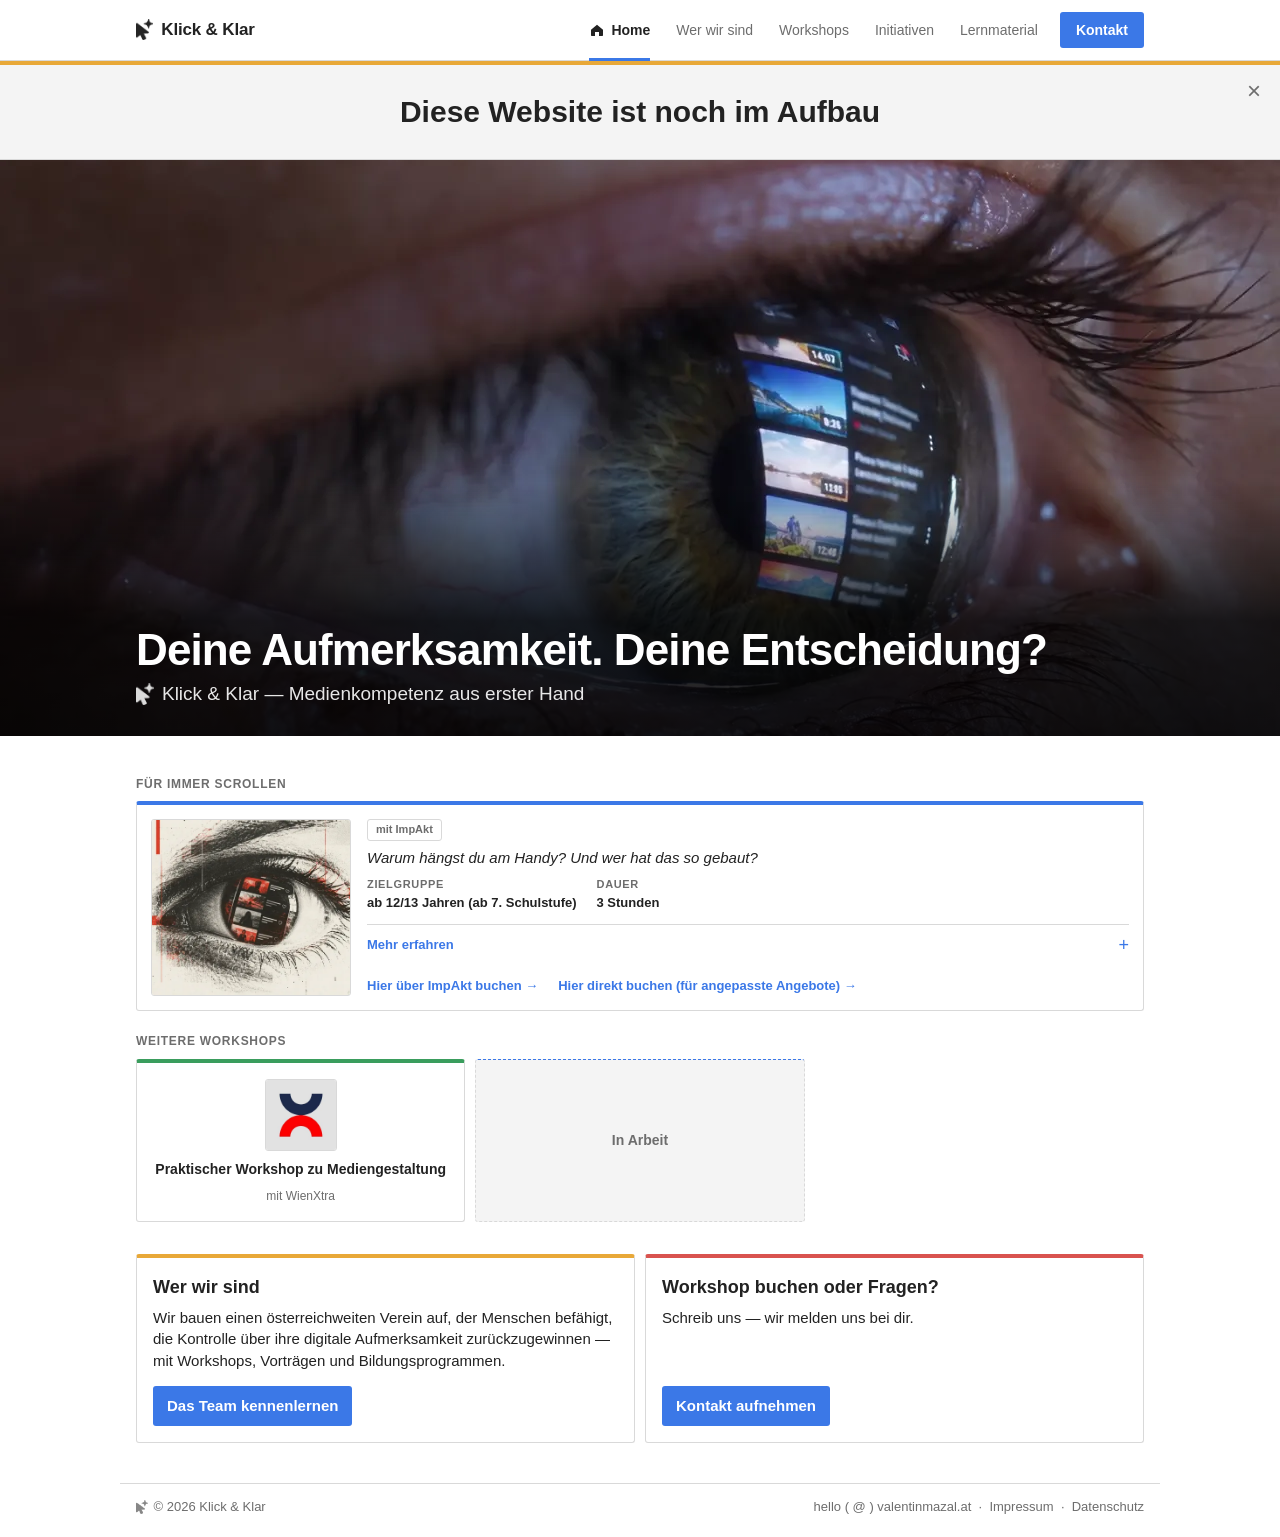
<file: index.html>
<!doctype html>
<html lang="de">
<head>
  <meta charset="UTF-8" />
  <meta name="viewport" content="width=device-width, initial-scale=1.0" />
  <meta name="color-scheme" content="light" />
  <title>Klick &amp; Klar — Deine Aufmerksamkeit. Deine Entscheidung?</title>
  <meta name="description" content="Klick & Klar: Verein für digitale Medienkompetenz aus erster Hand." />
  <link rel="canonical" href="https://klickundklar.at/" />
  <meta property="og:type" content="website" />
  <meta property="og:site_name" content="Klick &amp; Klar" />
  <meta property="og:locale" content="de_AT" />
  <meta property="og:title" content="Klick &amp; Klar — Deine Aufmerksamkeit. Deine Entscheidung?" />
  <meta property="og:description" content="Klick &amp; Klar: Verein für digitale Medienkompetenz aus erster Hand." />
  <meta property="og:url" content="https://klickundklar.at/" />
  <meta property="og:image" content="https://klickundklar.at/assets/og-image.jpg" />
  <meta name="twitter:card" content="summary_large_image" />
  <link rel="icon" type="image/png" sizes="512x512" href="/assets/favicon-512.png?v=2" />
  <link rel="icon" type="image/png" sizes="180x180" href="/assets/favicon-180.png?v=2" />
  <link rel="icon" type="image/png" sizes="32x32" href="/assets/favicon-32.png?v=2" />
  <link rel="icon" type="image/png" sizes="16x16" href="/assets/favicon-16.png?v=2" />
  <link rel="stylesheet" href="/css/dashboard.css" />
  <script>
    /* Intro nur beim ersten Besuch: nicht bei interner Navigation (Home/Logo). */
    (function () {
      try {
        var internal = document.referrer && new URL(document.referrer).origin === location.origin;
        if (internal || sessionStorage.getItem("ic-visited")) {
          document.documentElement.classList.add("ic-skip-intro");
        }
        sessionStorage.setItem("ic-visited", "1");
      } catch (e) {}
    })();
  </script>
</head>
<body class="ic-body">

  <!-- ============ Intro-Overlay ============ -->
  <div class="ic-intro" id="ic-intro">
    <button type="button" class="ic-entry" id="ic-entry" aria-label="Website betreten und Inhalt scharf stellen">
      KLICK &amp; KLAR
    </button>
  </div>
  <svg class="ic-cursor" id="ic-cursor" viewBox="0 0 24 24" aria-hidden="true" focusable="false">
    <path d="M3 3l7.07 16.97 2.51-7.39L20 10.07 3 3z" />
  </svg>

  <!-- ============ Website-Inhalt (immer im DOM, nur visuell unscharf) ============ -->
  <div class="ic-content ic-content--intro" id="ic-content">

    <header class="ic-nav">
      <div class="ic-nav__row">
        <a href="/" class="ic-nav__mark"><img src="/assets/logo-mark.png" alt="" width="17" height="21" class="ic-nav__logo" />Klick &amp; Klar</a>
        <!-- Weitere Unterseiten werden hier verlinkt, sobald sie live gehen. -->
        <button type="button" class="ic-nav__toggle" id="nav-toggle" aria-label="Menü öffnen" aria-expanded="false" aria-controls="nav-links">
          <span></span><span></span><span></span>
        </button>
        <nav class="ic-nav__menu" aria-label="Hauptnavigation">
          <ul class="ic-nav__links" id="nav-links">
            <li><a href="/" class="ic-nav__home" aria-current="page"><svg viewBox="0 0 24 24" width="16" height="16" aria-hidden="true" focusable="false"><path d="M3 11.5 12 4l9 7.5V20a1 1 0 0 1-1 1h-5v-6H9v6H4a1 1 0 0 1-1-1z" fill="currentColor"/></svg>Home</a></li>
            <li><a href="/wer-wir-sind.html">Wer wir sind</a></li>
            <li><a href="/workshops.html">Workshops</a></li>
            <li><a href="/initiativen.html">Initiativen</a></li>
            <li><a href="/lernmaterial.html">Lernmaterial</a></li>
            <li><a href="/kontakt.html" class="ic-nav__cta">Kontakt</a></li>
          </ul>
        </nav>
      </div>
    </header>

    <div class="ic-banner" id="ic-banner">
      <span>Diese Website ist noch im Aufbau</span>
      <button type="button" class="ic-banner__close" id="ic-banner-close" aria-label="Hinweis schließen">&times;</button>
    </div>

    <main>
      <section class="ic-hero-video">
        <video class="ic-hero-video__media" id="hero-video" muted loop playsinline preload="auto"
               poster="/assets/hero-banner-v2-poster.webp" aria-hidden="true" tabindex="-1"></video>
        <div class="ic-hero-video__shade" aria-hidden="true"></div>
        <div class="ic-hero-video__inner">
          <h1 class="ic-hero-video__title">Deine Aufmerksamkeit. Deine Entscheidung?</h1>
          <p class="ic-hero-video__subtitle"><img class="ic-hero-video__logo" src="/assets/logo-mark.png" alt="" width="14" height="17" />Klick &amp; Klar — Medienkompetenz aus erster Hand</p>
        </div>
      </section>

      <section class="ic-onepager ic-home">
        <div class="ic-onepager__inner">
          <h2 id="fuer-immer-scrollen">Für immer Scrollen</h2>
          <article class="ic-workshop ic-workshop--with-image ic-workshop--feature">
            <img
              class="ic-workshop__image"
              src="/assets/workshop-scrollen.webp"
              alt="Collage eines Auges, in dem sich ein Social-Media-Feed spiegelt"
              width="600"
              height="400"
              loading="lazy"
            />
            <div class="ic-workshop__body">
              <div class="ic-workshop__head">
                <span class="ic-workshop__partner">mit ImpAkt</span>
              </div>
              <p class="ic-workshop__question">
                Warum hängst du am Handy? Und wer hat das so gebaut?
              </p>
              <ul class="ic-workshop__facts">
                <li><span>Zielgruppe</span>ab 12/13 Jahren (ab 7. Schulstufe)</li>
                <li><span>Dauer</span>3 Stunden</li>
              </ul>

              <details class="ic-team__more ic-workshop__more">
                <summary>Mehr erfahren</summary>
                <div class="ic-team__more-body ic-workshop__more-body">
                <h3 class="ic-workshop__sub">Was?</h3>
                <p class="ic-workshop__desc">
                  In diesem Workshop machen wir den Algorithmus erlebbar: Die Schüler:innen spüren
                  selbst, wie Social-Media-Feeds sie festhalten und warum es so schwer ist, mit dem
                  Scrollen aufzuhören. Sie verstehen, wie Algorithmen funktionieren und wie
                  Online-Inhalte den Dopaminhaushalt durcheinanderbringen – und bekommen so ein
                  echtes Verständnis dafür, was dabei in ihrem Kopf passiert. Daraus entstehen
                  Einsicht in die eigene Beeinflussbarkeit und Strategien für einen
                  selbstbestimmten Umgang mit dem Smartphone.
                </p>

                <h3 class="ic-workshop__sub">Wie?</h3>
                <p class="ic-workshop__desc">
                  Zum Einstieg schauen die Schüler:innen auf ihr eigenes Nutzungsverhalten. In
                  interaktiven Übungen erleben sie am eigenen Körper, was die Content-Flut mit der
                  Konzentration macht, finden ihre persönlichen Glücksmomente und sehen, wie sich
                  der Dopamin-Speicher durch passives Scrollen leert. Gemeinsam blicken wir hinter
                  die Kulissen der Plattformen und entlarven die psychologischen Tricks, mit denen
                  sie uns bei der Stange halten.
                </p>
                <p class="ic-workshop__desc">
                  Ganz ohne erhobenen Zeigefinger und ohne Vorschriften: Am Ende entwickeln wir
                  gemeinsam Strategien, um die Kontrolle über den eigenen Social-Media-Konsum
                  zurückzugewinnen.
                </p>
                </div>
              </details>

              <p class="ic-workshop__book">
                <a href="https://www.impakt.at/kontakt" target="_blank" rel="noopener">
                  Hier über ImpAkt buchen →
                </a>
                <a href="/kontakt.html?anliegen=workshop-scrollen">
                  Hier direkt buchen (für angepasste Angebote) →
                </a>
              </p>
            </div>
          </article>

          <h2>Weitere Workshops</h2>
          <div class="ic-tiles">
            <a class="ic-tile" href="/workshops.html" style="--c: var(--green)">
              <img src="/assets/wienxtra-logo.webp" alt="" width="72" height="72" loading="lazy" />
              <span class="ic-tile__title">Praktischer Workshop zu Mediengestaltung</span>
              <span class="ic-tile__meta">mit WienXtra</span>
            </a>
            <div class="ic-tile ic-tile--soon" aria-disabled="true">
              <span class="ic-tile__title">In Arbeit</span>
            </div>
          </div>

          <div class="ic-home__cards">
            <div class="ic-home__card" style="--c: var(--orange)">
              <p class="ic-home__card-title">Wer wir sind</p>
              <p>
                Wir bauen einen österreichweiten Verein auf, der Menschen befähigt, die Kontrolle über
                ihre digitale Aufmerksamkeit zurückzugewinnen — mit Workshops, Vorträgen und
                Bildungsprogrammen.
              </p>
              <a href="/wer-wir-sind.html" class="ic-btn">Das Team kennenlernen</a>
            </div>
            <div class="ic-home__card" style="--c: var(--red)">
              <p class="ic-home__card-title">Workshop buchen oder Fragen?</p>
              <p>Schreib uns — wir melden uns bei dir.</p>
              <a href="/kontakt.html" class="ic-btn">Kontakt aufnehmen</a>
            </div>
          </div>
        </div>
      </section>
    </main>

    <footer class="ic-footer">
      <span class="ic-footer__brand"><img src="/assets/logo-mark.png" alt="" width="12" height="14" />© 2026 Klick &amp; Klar</span>
      <span>
        <a class="js-mail" data-u="hello" data-d="valentinmazal.at">hello ( @ ) valentinmazal.at</a>
        &nbsp;·&nbsp;
        <a href="/impressum.html">Impressum</a>
        &nbsp;·&nbsp;
        <a href="/datenschutz.html">Datenschutz</a>
      </span>
    </footer>

  </div>

  <script src="/js/intro-concept.js"></script>
  <script src="/js/nav.js"></script>
  <script src="/js/mail.js"></script>
  <script src="/js/hero-video.js"></script>
  <script src="/js/banner.js"></script>
</body>
</html>
</file>
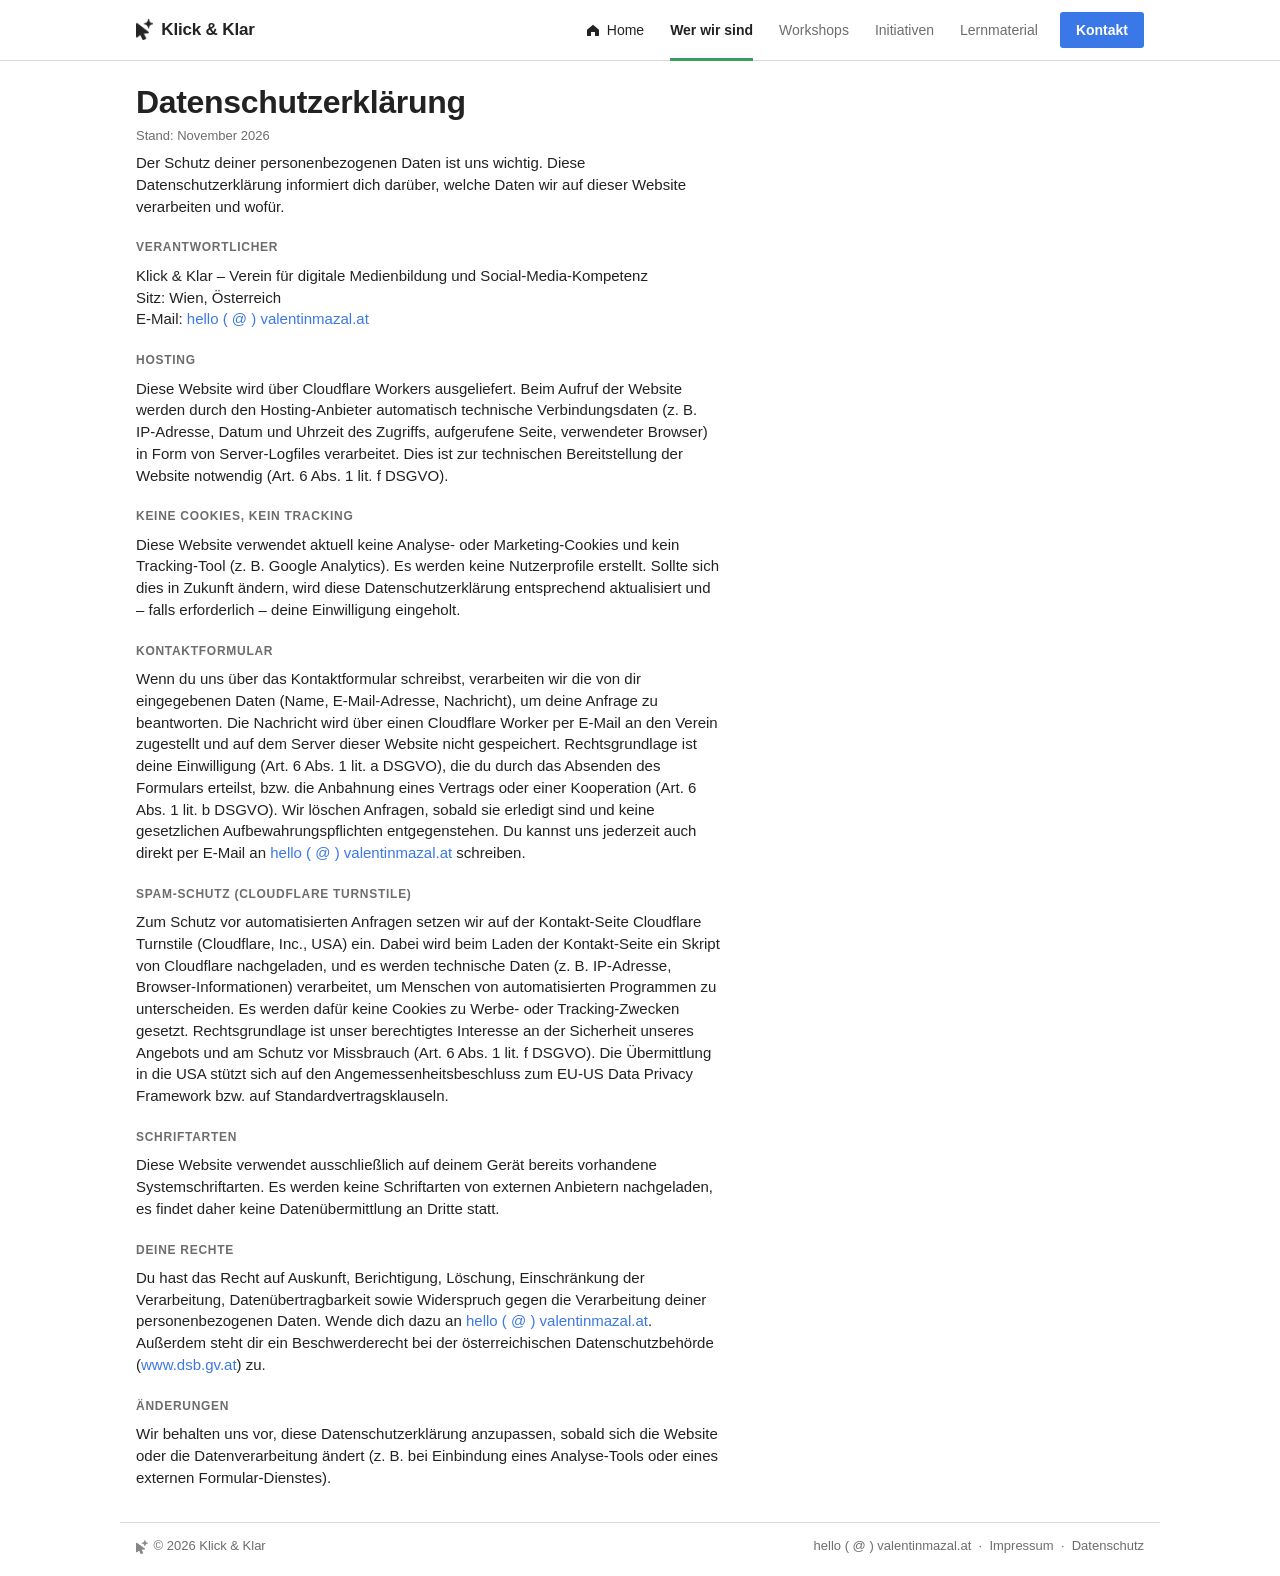
<file: datenschutz.html>
<!doctype html>
<html lang="de">
<head>
  <meta charset="UTF-8" />
  <meta name="viewport" content="width=device-width, initial-scale=1.0" />
  <meta name="color-scheme" content="light" />
  <title>Datenschutzerklärung – Klick & Klar</title>
  <meta name="description" content="Datenschutzerklärung von Klick &amp; Klar: welche Daten beim Besuch der Website und über das Kontaktformular verarbeitet werden." />
  <meta name="robots" content="noindex" />
  <link rel="icon" type="image/png" sizes="512x512" href="/assets/favicon-512.png?v=2" />
  <link rel="icon" type="image/png" sizes="32x32" href="/assets/favicon-32.png?v=2" />
  <link rel="icon" type="image/png" sizes="16x16" href="/assets/favicon-16.png?v=2" />
  <link rel="apple-touch-icon" href="/assets/favicon-180.png?v=2" />
  <link rel="stylesheet" href="/css/dashboard.css" />
</head>
<body class="ic-body">

  <div class="ic-content" id="ic-content">

    <header class="ic-nav">
      <div class="ic-nav__row">
        <a href="/" class="ic-nav__mark"><img src="/assets/logo-mark.png" alt="" width="17" height="21" class="ic-nav__logo" />Klick &amp; Klar</a>
        <button type="button" class="ic-nav__toggle" id="nav-toggle" aria-label="Menü öffnen" aria-expanded="false" aria-controls="nav-links">
          <span></span><span></span><span></span>
        </button>
        <nav class="ic-nav__menu" aria-label="Hauptnavigation">
          <ul class="ic-nav__links" id="nav-links">
            <li><a href="/" class="ic-nav__home"><svg viewBox="0 0 24 24" width="16" height="16" aria-hidden="true" focusable="false"><path d="M3 11.5 12 4l9 7.5V20a1 1 0 0 1-1 1h-5v-6H9v6H4a1 1 0 0 1-1-1z" fill="currentColor"/></svg>Home</a></li>
            <li><a href="/wer-wir-sind.html" aria-current="page">Wer wir sind</a></li>
            <li><a href="/workshops.html">Workshops</a></li>
            <li><a href="/initiativen.html">Initiativen</a></li>
            <li><a href="/lernmaterial.html">Lernmaterial</a></li>
            <li><a href="/kontakt.html" class="ic-nav__cta">Kontakt</a></li>
          </ul>
        </nav>
      </div>
    </header>

  <main class="ic-wrap">
    <div class="legal">
      <h1>Datenschutzerklärung</h1>
      <p class="updated">Stand: November 2026</p>

      <p>
        Der Schutz deiner personenbezogenen Daten ist uns wichtig. Diese Datenschutzerklärung
        informiert dich darüber, welche Daten wir auf dieser Website verarbeiten und wofür.
      </p>

      <h2>Verantwortlicher</h2>
      <p>
        Klick &amp; Klar – Verein für digitale Medienbildung und Social-Media-Kompetenz<br />
        Sitz: Wien, Österreich<br />
        E-Mail: <a class="js-mail" data-u="hello" data-d="valentinmazal.at">hello ( @ ) valentinmazal.at</a>
      </p>

      <h2>Hosting</h2>
      <p>
        Diese Website wird über Cloudflare Workers ausgeliefert. Beim Aufruf der Website
        werden durch den Hosting-Anbieter automatisch technische Verbindungsdaten
        (z. B. IP-Adresse, Datum und Uhrzeit des Zugriffs, aufgerufene Seite, verwendeter
        Browser) in Form von Server-Logfiles verarbeitet. Dies ist zur technischen
        Bereitstellung der Website notwendig (Art. 6 Abs. 1 lit. f DSGVO).
      </p>

      <h2>Keine Cookies, kein Tracking</h2>
      <p>
        Diese Website verwendet aktuell keine Analyse- oder Marketing-Cookies und kein
        Tracking-Tool (z. B. Google Analytics). Es werden keine Nutzerprofile erstellt.
        Sollte sich dies in Zukunft ändern, wird diese Datenschutzerklärung entsprechend
        aktualisiert und – falls erforderlich – deine Einwilligung eingeholt.
      </p>

      <h2>Kontaktformular</h2>
      <p>
        Wenn du uns über das Kontaktformular schreibst, verarbeiten wir die von dir
        eingegebenen Daten (Name, E-Mail-Adresse, Nachricht), um deine Anfrage zu
        beantworten. Die Nachricht wird über einen Cloudflare Worker per E-Mail an den
        Verein zugestellt und auf dem Server dieser Website nicht gespeichert.
        Rechtsgrundlage ist deine Einwilligung (Art. 6 Abs. 1 lit. a DSGVO), die du durch
        das Absenden des Formulars erteilst, bzw. die Anbahnung eines Vertrags oder einer
        Kooperation (Art. 6 Abs. 1 lit. b DSGVO). Wir löschen Anfragen, sobald sie
        erledigt sind und keine gesetzlichen Aufbewahrungspflichten entgegenstehen. Du
        kannst uns jederzeit auch direkt per E-Mail an
        <a class="js-mail" data-u="hello" data-d="valentinmazal.at">hello ( @ ) valentinmazal.at</a> schreiben.
      </p>

      <h2>Spam-Schutz (Cloudflare Turnstile)</h2>
      <p>
        Zum Schutz vor automatisierten Anfragen setzen wir auf der Kontakt-Seite
        Cloudflare Turnstile (Cloudflare, Inc., USA) ein. Dabei wird beim Laden der
        Kontakt-Seite ein Skript von Cloudflare nachgeladen, und es werden technische
        Daten (z. B. IP-Adresse, Browser-Informationen) verarbeitet, um Menschen von
        automatisierten Programmen zu unterscheiden. Es werden dafür keine Cookies zu
        Werbe- oder Tracking-Zwecken gesetzt. Rechtsgrundlage ist unser berechtigtes
        Interesse an der Sicherheit unseres Angebots und am Schutz vor Missbrauch
        (Art. 6 Abs. 1 lit. f DSGVO). Die Übermittlung in die USA stützt sich auf den
        Angemessenheitsbeschluss zum EU-US Data Privacy Framework bzw. auf
        Standardvertragsklauseln.
      </p>

      <h2>Schriftarten</h2>
      <p>
        Diese Website verwendet ausschließlich auf deinem Gerät bereits vorhandene
        Systemschriftarten. Es werden keine Schriftarten von externen Anbietern
        nachgeladen, es findet daher keine Datenübermittlung an Dritte statt.
      </p>

      <h2>Deine Rechte</h2>
      <p>
        Du hast das Recht auf Auskunft, Berichtigung, Löschung, Einschränkung der
        Verarbeitung, Datenübertragbarkeit sowie Widerspruch gegen die Verarbeitung deiner
        personenbezogenen Daten. Wende dich dazu an
        <a class="js-mail" data-u="hello" data-d="valentinmazal.at">hello ( @ ) valentinmazal.at</a>. Außerdem steht dir
        ein Beschwerderecht bei der österreichischen Datenschutzbehörde
        (<a href="https://www.dsb.gv.at" target="_blank" rel="noopener">www.dsb.gv.at</a>) zu.
      </p>

      <h2>Änderungen</h2>
      <p>
        Wir behalten uns vor, diese Datenschutzerklärung anzupassen, sobald sich die
        Website oder die Datenverarbeitung ändert (z. B. bei Einbindung eines
        Analyse-Tools oder eines externen Formular-Dienstes).
      </p>
    </div>
  </main>

    <footer class="ic-footer">
      <span class="ic-footer__brand"><img src="/assets/logo-mark.png" alt="" width="12" height="14" />© 2026 Klick &amp; Klar</span>
      <span>
        <a class="js-mail" data-u="hello" data-d="valentinmazal.at">hello ( @ ) valentinmazal.at</a>
        &nbsp;·&nbsp;
        <a href="/impressum.html">Impressum</a>
        &nbsp;·&nbsp;
        <a href="/datenschutz.html">Datenschutz</a>
      </span>
    </footer>

  </div>

  <script src="/js/nav.js"></script>
  <script src="/js/mail.js"></script>
</body>
</html>
</file>
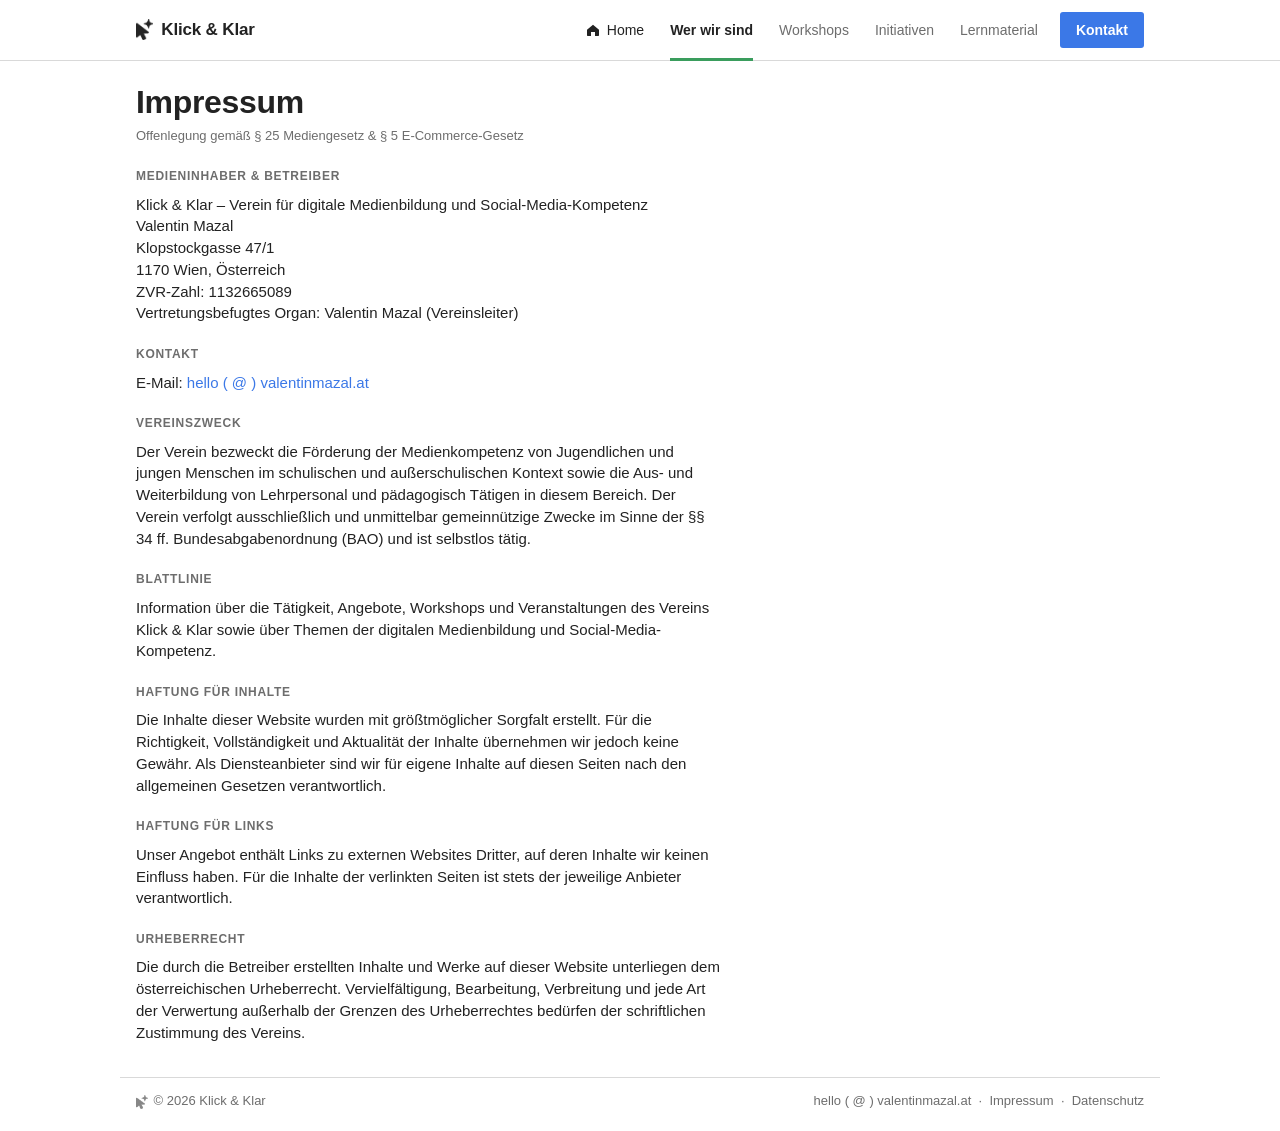
<file: impressum.html>
<!doctype html>
<html lang="de">
<head>
  <meta charset="UTF-8" />
  <meta name="viewport" content="width=device-width, initial-scale=1.0" />
  <meta name="color-scheme" content="light" />
  <title>Impressum – Klick & Klar</title>
  <meta name="description" content="Impressum von Klick &amp; Klar: Angaben zu Medieninhaber, Betreiber und Kontakt gemäß Mediengesetz und E-Commerce-Gesetz." />
  <meta name="robots" content="noindex" />
  <link rel="icon" type="image/png" sizes="512x512" href="/assets/favicon-512.png?v=2" />
  <link rel="icon" type="image/png" sizes="32x32" href="/assets/favicon-32.png?v=2" />
  <link rel="icon" type="image/png" sizes="16x16" href="/assets/favicon-16.png?v=2" />
  <link rel="apple-touch-icon" href="/assets/favicon-180.png?v=2" />
  <link rel="stylesheet" href="/css/dashboard.css" />
</head>
<body class="ic-body">

  <div class="ic-content" id="ic-content">

    <header class="ic-nav">
      <div class="ic-nav__row">
        <a href="/" class="ic-nav__mark"><img src="/assets/logo-mark.png" alt="" width="17" height="21" class="ic-nav__logo" />Klick &amp; Klar</a>
        <button type="button" class="ic-nav__toggle" id="nav-toggle" aria-label="Menü öffnen" aria-expanded="false" aria-controls="nav-links">
          <span></span><span></span><span></span>
        </button>
        <nav class="ic-nav__menu" aria-label="Hauptnavigation">
          <ul class="ic-nav__links" id="nav-links">
            <li><a href="/" class="ic-nav__home"><svg viewBox="0 0 24 24" width="16" height="16" aria-hidden="true" focusable="false"><path d="M3 11.5 12 4l9 7.5V20a1 1 0 0 1-1 1h-5v-6H9v6H4a1 1 0 0 1-1-1z" fill="currentColor"/></svg>Home</a></li>
            <li><a href="/wer-wir-sind.html" aria-current="page">Wer wir sind</a></li>
            <li><a href="/workshops.html">Workshops</a></li>
            <li><a href="/initiativen.html">Initiativen</a></li>
            <li><a href="/lernmaterial.html">Lernmaterial</a></li>
            <li><a href="/kontakt.html" class="ic-nav__cta">Kontakt</a></li>
          </ul>
        </nav>
      </div>
    </header>

  <main class="ic-wrap">
    <div class="legal">
      <h1>Impressum</h1>
      <p class="updated">Offenlegung gemäß § 25 Mediengesetz &amp; § 5 E-Commerce-Gesetz</p>

      <h2>Medieninhaber &amp; Betreiber</h2>
      <p>
        Klick &amp; Klar – Verein für digitale Medienbildung und Social-Media-Kompetenz<br />
        Valentin Mazal<br />
        Klopstockgasse 47/1<br />
        1170 Wien, Österreich<br />
        ZVR-Zahl: 1132665089<br />
        Vertretungsbefugtes Organ: Valentin Mazal (Vereinsleiter)
      </p>

      <h2>Kontakt</h2>
      <p>
        E-Mail: <a class="js-mail" data-u="hello" data-d="valentinmazal.at">hello ( @ ) valentinmazal.at</a>
      </p>

      <h2>Vereinszweck</h2>
      <p>
        Der Verein bezweckt die Förderung der Medienkompetenz von Jugendlichen und jungen
        Menschen im schulischen und außerschulischen Kontext sowie die Aus- und Weiterbildung
        von Lehrpersonal und pädagogisch Tätigen in diesem Bereich. Der Verein verfolgt
        ausschließlich und unmittelbar gemeinnützige Zwecke im Sinne der §§ 34 ff.
        Bundesabgabenordnung (BAO) und ist selbstlos tätig.
      </p>

      <h2>Blattlinie</h2>
      <p>
        Information über die Tätigkeit, Angebote, Workshops und Veranstaltungen des Vereins
        Klick &amp; Klar sowie über Themen der digitalen Medienbildung und
        Social-Media-Kompetenz.
      </p>

      <h2>Haftung für Inhalte</h2>
      <p>
        Die Inhalte dieser Website wurden mit größtmöglicher Sorgfalt erstellt. Für die
        Richtigkeit, Vollständigkeit und Aktualität der Inhalte übernehmen wir jedoch keine
        Gewähr. Als Diensteanbieter sind wir für eigene Inhalte auf diesen Seiten nach den
        allgemeinen Gesetzen verantwortlich.
      </p>

      <h2>Haftung für Links</h2>
      <p>
        Unser Angebot enthält Links zu externen Websites Dritter, auf deren Inhalte wir keinen
        Einfluss haben. Für die Inhalte der verlinkten Seiten ist stets der jeweilige Anbieter
        verantwortlich.
      </p>

      <h2>Urheberrecht</h2>
      <p>
        Die durch die Betreiber erstellten Inhalte und Werke auf dieser Website unterliegen
        dem österreichischen Urheberrecht. Vervielfältigung, Bearbeitung, Verbreitung und
        jede Art der Verwertung außerhalb der Grenzen des Urheberrechtes bedürfen der
        schriftlichen Zustimmung des Vereins.
      </p>
    </div>
  </main>

    <footer class="ic-footer">
      <span class="ic-footer__brand"><img src="/assets/logo-mark.png" alt="" width="12" height="14" />© 2026 Klick &amp; Klar</span>
      <span>
        <a class="js-mail" data-u="hello" data-d="valentinmazal.at">hello ( @ ) valentinmazal.at</a>
        &nbsp;·&nbsp;
        <a href="/impressum.html">Impressum</a>
        &nbsp;·&nbsp;
        <a href="/datenschutz.html">Datenschutz</a>
      </span>
    </footer>

  </div>

  <script src="/js/nav.js"></script>
  <script src="/js/mail.js"></script>
</body>
</html>
</file>
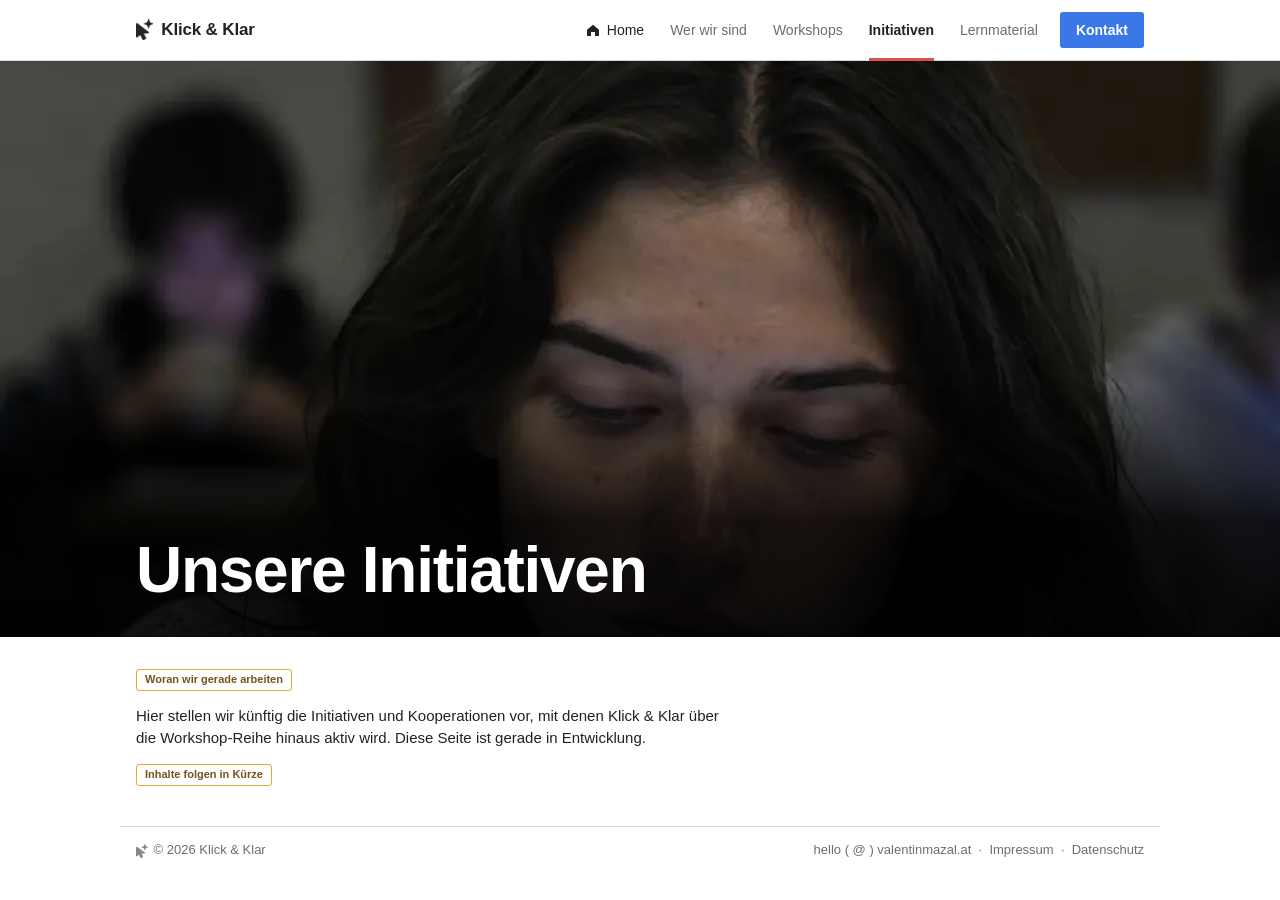
<file: initiativen.html>
<!doctype html>
<html lang="de">
<head>
  <meta charset="UTF-8" />
  <meta name="viewport" content="width=device-width, initial-scale=1.0" />
  <meta name="color-scheme" content="light" />
  <title>Initiativen — Klick &amp; Klar</title>
  <meta name="description" content="Klick & Klar: unsere Initiativen." />
  <link rel="canonical" href="https://klickundklar.at/initiativen" />
  <meta property="og:type" content="website" />
  <meta property="og:site_name" content="Klick &amp; Klar" />
  <meta property="og:locale" content="de_AT" />
  <meta property="og:title" content="Initiativen — Klick &amp; Klar" />
  <meta property="og:description" content="Klick &amp; Klar: unsere Initiativen." />
  <meta property="og:url" content="https://klickundklar.at/initiativen" />
  <meta property="og:image" content="https://klickundklar.at/assets/og-image.jpg" />
  <meta name="twitter:card" content="summary_large_image" />
  <link rel="icon" type="image/png" sizes="512x512" href="/assets/favicon-512.png?v=2" />
  <link rel="icon" type="image/png" sizes="180x180" href="/assets/favicon-180.png?v=2" />
  <link rel="icon" type="image/png" sizes="32x32" href="/assets/favicon-32.png?v=2" />
  <link rel="icon" type="image/png" sizes="16x16" href="/assets/favicon-16.png?v=2" />
  <link rel="stylesheet" href="/css/dashboard.css" />
  <noscript><style>.ic-hero-video--pending .ic-hero-video__title { visibility: visible; }</style></noscript>
</head>
<body class="ic-body">

  <div class="ic-content" id="ic-content">

    <header class="ic-nav">
      <div class="ic-nav__row">
        <a href="/" class="ic-nav__mark"><img src="/assets/logo-mark.png" alt="" width="17" height="21" class="ic-nav__logo" />Klick &amp; Klar</a>
        <button type="button" class="ic-nav__toggle" id="nav-toggle" aria-label="Menü öffnen" aria-expanded="false" aria-controls="nav-links">
          <span></span><span></span><span></span>
        </button>
        <nav class="ic-nav__menu" aria-label="Hauptnavigation">
          <ul class="ic-nav__links" id="nav-links">
            <li><a href="/" class="ic-nav__home"><svg viewBox="0 0 24 24" width="16" height="16" aria-hidden="true" focusable="false"><path d="M3 11.5 12 4l9 7.5V20a1 1 0 0 1-1 1h-5v-6H9v6H4a1 1 0 0 1-1-1z" fill="currentColor"/></svg>Home</a></li>
            <li><a href="/wer-wir-sind.html">Wer wir sind</a></li>
            <li><a href="/workshops.html">Workshops</a></li>
            <li><a href="/initiativen.html" aria-current="page">Initiativen</a></li>
            <li><a href="/lernmaterial.html">Lernmaterial</a></li>
            <li><a href="/kontakt.html" class="ic-nav__cta">Kontakt</a></li>
          </ul>
        </nav>
      </div>
    </header>

    <main>
      <section class="ic-hero-video ic-hero-video--page ic-hero-video--pending">
        <video class="ic-hero-video__media" id="hero-video" muted playsinline preload="auto"
               poster="/assets/initiativen-banner-v2-poster.webp"
               data-src="/assets/initiativen-banner-v2-1280.mp4" data-src-small="/assets/initiativen-banner-v2-640.mp4"
               data-once aria-hidden="true" tabindex="-1"></video>
        <div class="ic-hero-video__shade" aria-hidden="true"></div>
        <div class="ic-hero-video__inner">
          <h1 class="ic-hero-video__title">Unsere Initiativen</h1>
        </div>
      </section>

      <section class="ic-onepager">
        <div class="ic-onepager__inner">
          <span class="ic-onepager__status">Woran wir gerade arbeiten</span>
          <div class="ic-onepager__lead">
            <p>
              Hier stellen wir künftig die Initiativen und Kooperationen vor, mit denen Klick
              &amp; Klar über die Workshop-Reihe hinaus aktiv wird. Diese Seite ist gerade in
              Entwicklung.
            </p>
          </div>

          <p class="ic-onepager__soon">Inhalte folgen in Kürze</p>
        </div>
      </section>
    </main>

    <footer class="ic-footer">
      <span class="ic-footer__brand"><img src="/assets/logo-mark.png" alt="" width="12" height="14" />© 2026 Klick &amp; Klar</span>
      <span>
        <a class="js-mail" data-u="hello" data-d="valentinmazal.at">hello ( @ ) valentinmazal.at</a>
        &nbsp;·&nbsp;
        <a href="/impressum.html">Impressum</a>
        &nbsp;·&nbsp;
        <a href="/datenschutz.html">Datenschutz</a>
      </span>
    </footer>

  </div>

  <script src="/js/nav.js"></script>
  <script src="/js/mail.js"></script>
  <script src="/js/hero-video.js"></script>
</body>
</html>
</file>
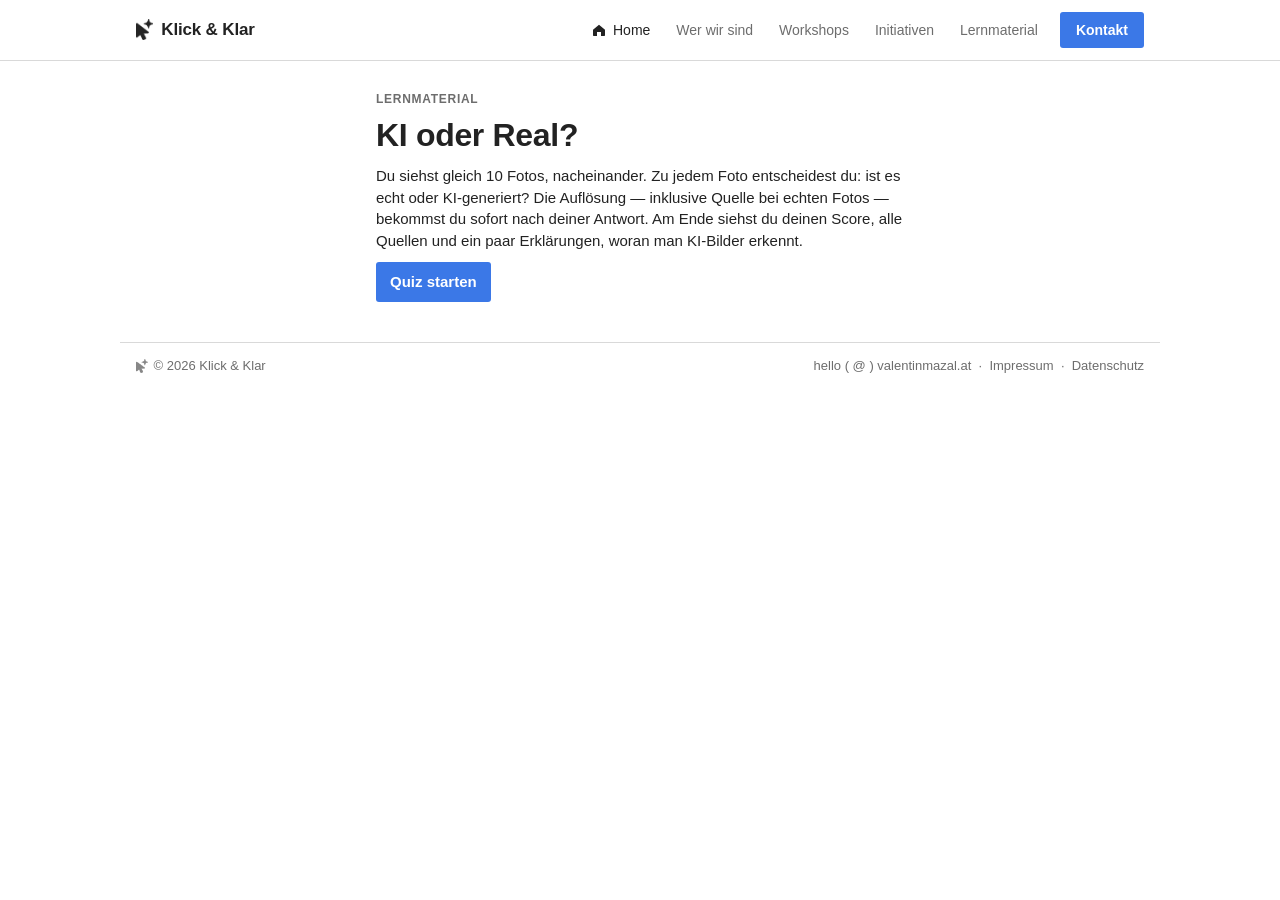
<file: ki-oder-real.html>
<!doctype html>
<html lang="de">
<head>
  <meta charset="UTF-8" />
  <meta name="viewport" content="width=device-width, initial-scale=1.0" />
  <meta name="color-scheme" content="light" />
  <title>KI oder Real? — Klick &amp; Klar</title>
  <meta name="description" content="10 Fotos. Echt oder KI-generiert? Teste dein Gespür für Fälschungen." />
  <meta name="robots" content="noindex" />
  <link rel="icon" type="image/png" sizes="512x512" href="/assets/favicon-512.png?v=2" />
  <link rel="icon" type="image/png" sizes="180x180" href="/assets/favicon-180.png?v=2" />
  <link rel="icon" type="image/png" sizes="32x32" href="/assets/favicon-32.png?v=2" />
  <link rel="icon" type="image/png" sizes="16x16" href="/assets/favicon-16.png?v=2" />
  <link rel="stylesheet" href="/css/dashboard.css" />
</head>
<body class="ic-body">

  <div class="ic-content" id="ic-content">

    <header class="ic-nav">
      <div class="ic-nav__row">
        <a href="/" class="ic-nav__mark"><img src="/assets/logo-mark.png" alt="" width="17" height="21" class="ic-nav__logo" />Klick &amp; Klar</a>
        <button type="button" class="ic-nav__toggle" id="nav-toggle" aria-label="Menü öffnen" aria-expanded="false" aria-controls="nav-links">
          <span></span><span></span><span></span>
        </button>
        <nav class="ic-nav__menu" aria-label="Hauptnavigation">
          <ul class="ic-nav__links" id="nav-links">
            <li><a href="/" class="ic-nav__home"><svg viewBox="0 0 24 24" width="16" height="16" aria-hidden="true" focusable="false"><path d="M3 11.5 12 4l9 7.5V20a1 1 0 0 1-1 1h-5v-6H9v6H4a1 1 0 0 1-1-1z" fill="currentColor"/></svg>Home</a></li>
            <li><a href="/wer-wir-sind.html">Wer wir sind</a></li>
            <li><a href="/workshops.html">Workshops</a></li>
            <li><a href="/initiativen.html">Initiativen</a></li>
            <li><a href="/lernmaterial.html">Lernmaterial</a></li>
            <li><a href="/kontakt.html" class="ic-nav__cta">Kontakt</a></li>
          </ul>
        </nav>
      </div>
    </header>

    <main>
      <section class="ic-onepager">
        <div class="ic-onepager__inner ic-quiz" id="quiz-root">

          <!-- ============ Intro ============ -->
          <div class="ic-quiz__stage" id="stage-intro">
            <span class="ic-onepager__eyebrow">Lernmaterial</span>
            <h1 class="ic-onepager__title">KI oder Real?</h1>
            <div class="ic-onepager__lead">
              <p>
                Du siehst gleich 10 Fotos, nacheinander. Zu jedem Foto entscheidest du: ist es
                echt oder KI-generiert? Die Auflösung — inklusive Quelle bei echten Fotos —
                bekommst du sofort nach deiner Antwort. Am Ende siehst du deinen Score, alle
                Quellen und ein paar Erklärungen, woran man KI-Bilder erkennt.
              </p>
            </div>
            <button type="button" class="ic-btn" id="quiz-start">Quiz starten</button>
          </div>

          <!-- ============ Runde ============ -->
          <div class="ic-quiz__stage" id="stage-round" hidden>
            <span class="ic-quiz__progress" id="quiz-progress">Foto 1 / 10</span>
            <p class="ic-quiz__caption" id="quiz-caption"></p>
            <div class="ic-quiz__photo" id="quiz-photo" aria-hidden="true"></div>

            <div class="ic-quiz__actions" id="quiz-actions">
              <button type="button" class="ic-btn ic-btn--secondary ic-btn--block" data-vote="fake">Fake</button>
              <button type="button" class="ic-btn ic-btn--secondary ic-btn--block" data-vote="real">Real</button>
            </div>

            <div class="ic-quiz__feedback" id="quiz-feedback" hidden>
              <p class="ic-quiz__feedback-result" id="quiz-feedback-result"></p>
              <p class="ic-quiz__feedback-source" id="quiz-feedback-source" hidden></p>
              <button type="button" class="ic-btn" id="quiz-next">Weiter</button>
            </div>
          </div>

          <!-- ============ Score ============ -->
          <div class="ic-quiz__stage" id="stage-score" hidden>
            <span class="ic-onepager__eyebrow">Ergebnis</span>
            <h1 class="ic-onepager__title">Dein Score</h1>
            <p class="ic-quiz__score" id="quiz-score"></p>
            <button type="button" class="ic-btn" id="quiz-to-sources">Weiter zu den Quellen</button>
          </div>

          <!-- ============ Quellen ============ -->
          <div class="ic-quiz__stage" id="stage-sources" hidden>
            <span class="ic-onepager__eyebrow">Auflösung</span>
            <h1 class="ic-onepager__title">Die echten Fotos</h1>
            <ul class="ic-quiz__sources" id="quiz-sources-list"></ul>
            <button type="button" class="ic-btn" id="quiz-to-explain">Weiter zu den Erklärungen</button>
          </div>

          <!-- ============ Erklärungen ============ -->
          <div class="ic-quiz__stage" id="stage-explain" hidden>
            <span class="ic-quiz__progress" id="quiz-explain-progress"></span>
            <h1 class="ic-onepager__title">Woran erkennt man's?</h1>
            <p class="ic-quiz__caption" id="quiz-explain-caption"></p>
            <div class="ic-quiz__photo" id="quiz-explain-photo" aria-hidden="true"></div>
            <p class="ic-quiz__explain-text" id="quiz-explain-text"></p>
            <button type="button" class="ic-btn" id="quiz-explain-next">Weiter</button>
          </div>

          <!-- ============ Ende ============ -->
          <div class="ic-quiz__stage" id="stage-end" hidden>
            <span class="ic-onepager__eyebrow">Fertig</span>
            <h1 class="ic-onepager__title">Gut gemacht.</h1>
            <div class="ic-onepager__lead">
              <p>
                Je mehr du mit KI-Bildern in Kontakt kommst, desto besser wird dein Gespür dafür.
                Schau gerne nochmal vorbei, wenn neue Fotos dazukommen.
              </p>
            </div>
            <div class="ic-quiz__end-actions">
              <button type="button" class="ic-btn" id="quiz-restart">Nochmal spielen</button>
              <a href="/lernmaterial.html" class="ic-btn">Zurück zu Lernmaterial</a>
            </div>
          </div>

        </div>
      </section>
    </main>

    <footer class="ic-footer">
      <span class="ic-footer__brand"><img src="/assets/logo-mark.png" alt="" width="12" height="14" />© 2026 Klick &amp; Klar</span>
      <span>
        <a class="js-mail" data-u="hello" data-d="valentinmazal.at">hello ( @ ) valentinmazal.at</a>
        &nbsp;·&nbsp;
        <a href="/impressum.html">Impressum</a>
        &nbsp;·&nbsp;
        <a href="/datenschutz.html">Datenschutz</a>
      </span>
    </footer>

  </div>

  <script src="/js/nav.js"></script>
  <script src="/js/ki-oder-real.js"></script>
  <script src="/js/mail.js"></script>
</body>
</html>
</file>
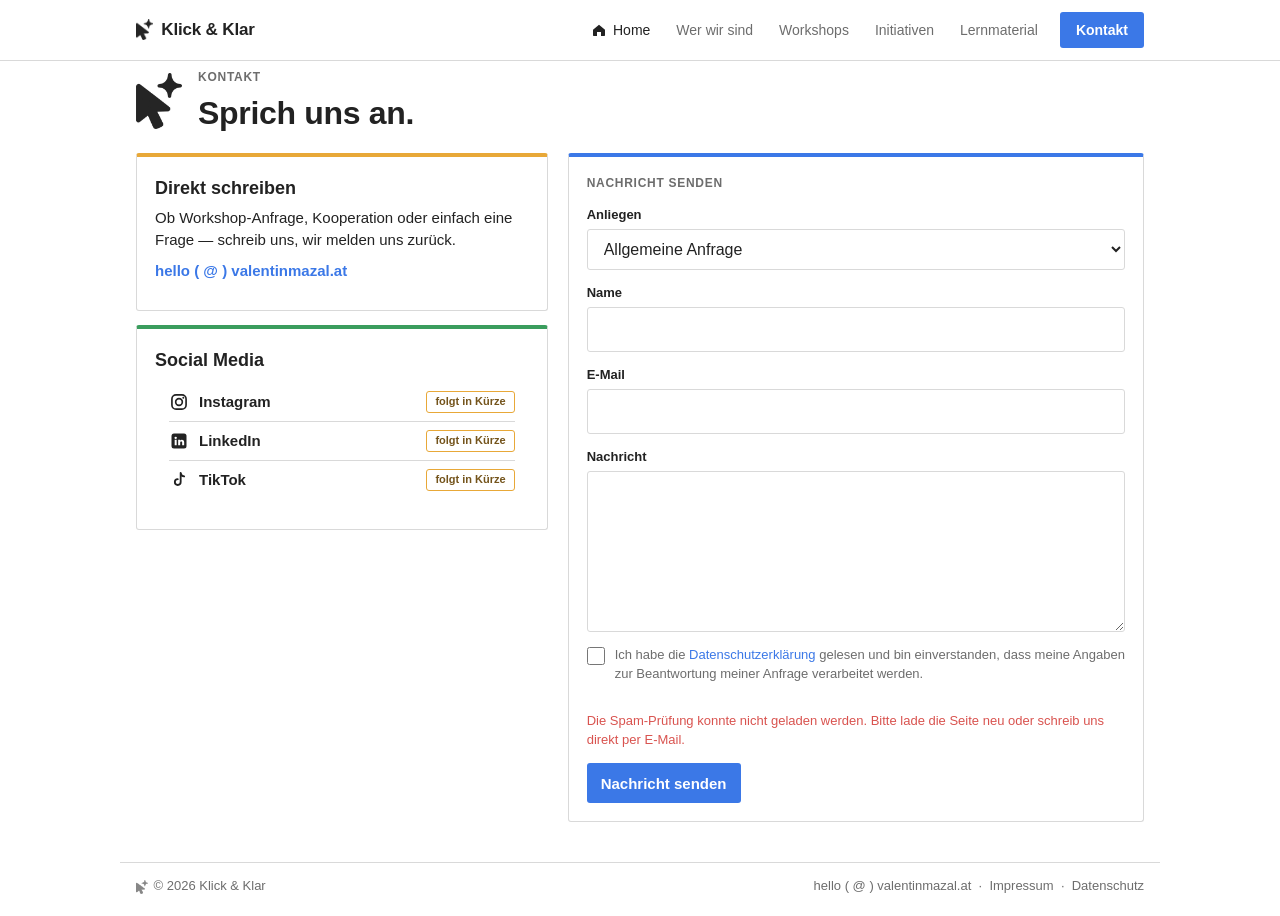
<file: kontakt.html>
<!doctype html>
<html lang="de">
<head>
  <meta charset="UTF-8" />
  <meta name="viewport" content="width=device-width, initial-scale=1.0" />
  <meta name="color-scheme" content="light" />
  <title>Kontakt — Klick &amp; Klar</title>
  <meta name="description" content="Klick & Klar kontaktieren." />
  <link rel="canonical" href="https://klickundklar.at/kontakt" />
  <meta property="og:type" content="website" />
  <meta property="og:site_name" content="Klick &amp; Klar" />
  <meta property="og:locale" content="de_AT" />
  <meta property="og:title" content="Kontakt — Klick &amp; Klar" />
  <meta property="og:description" content="Klick &amp; Klar kontaktieren." />
  <meta property="og:url" content="https://klickundklar.at/kontakt" />
  <meta property="og:image" content="https://klickundklar.at/assets/og-image.jpg" />
  <meta name="twitter:card" content="summary_large_image" />
  <link rel="icon" type="image/png" sizes="512x512" href="/assets/favicon-512.png?v=2" />
  <link rel="icon" type="image/png" sizes="180x180" href="/assets/favicon-180.png?v=2" />
  <link rel="icon" type="image/png" sizes="32x32" href="/assets/favicon-32.png?v=2" />
  <link rel="icon" type="image/png" sizes="16x16" href="/assets/favicon-16.png?v=2" />
  <link rel="stylesheet" href="/css/dashboard.css" />
</head>
<body class="ic-body">

  <div class="ic-content" id="ic-content">

    <header class="ic-nav">
      <div class="ic-nav__row">
        <a href="/" class="ic-nav__mark"><img src="/assets/logo-mark.png" alt="" width="17" height="21" class="ic-nav__logo" />Klick &amp; Klar</a>
        <button type="button" class="ic-nav__toggle" id="nav-toggle" aria-label="Menü öffnen" aria-expanded="false" aria-controls="nav-links">
          <span></span><span></span><span></span>
        </button>
        <nav class="ic-nav__menu" aria-label="Hauptnavigation">
          <ul class="ic-nav__links" id="nav-links">
            <li><a href="/" class="ic-nav__home"><svg viewBox="0 0 24 24" width="16" height="16" aria-hidden="true" focusable="false"><path d="M3 11.5 12 4l9 7.5V20a1 1 0 0 1-1 1h-5v-6H9v6H4a1 1 0 0 1-1-1z" fill="currentColor"/></svg>Home</a></li>
            <li><a href="/wer-wir-sind.html">Wer wir sind</a></li>
            <li><a href="/workshops.html">Workshops</a></li>
            <li><a href="/initiativen.html">Initiativen</a></li>
            <li><a href="/lernmaterial.html">Lernmaterial</a></li>
            <li><a href="/kontakt.html" class="ic-nav__cta" aria-current="page">Kontakt</a></li>
          </ul>
        </nav>
      </div>
    </header>

    <main>
      <section class="ic-onepager">
        <div class="ic-onepager__inner">
          <div class="ic-contact__head">
            <img class="ic-contact__logo" src="/assets/logo-mark.png" alt="" width="46" height="56" />
            <div>
              <span class="ic-onepager__eyebrow">Kontakt</span>
              <h1 class="ic-onepager__title">Sprich uns an.</h1>
            </div>
          </div>

          <div class="ic-contact">
            <aside class="ic-contact__side">
              <div class="ic-contact__card" style="--c: var(--orange)">
                <p class="ic-contact__card-title">Direkt schreiben</p>
                <p>
                  Ob Workshop-Anfrage, Kooperation oder einfach eine Frage — schreib uns, wir
                  melden uns zurück.
                </p>
                <p class="ic-contact__mail">
                  <a class="js-mail" data-u="hello" data-d="valentinmazal.at"><span>hello ( @ ) valentinmazal.at</span></a>
                </p>
              </div>

              <div class="ic-contact__card" style="--c: var(--green)">
                <p class="ic-contact__card-title">Social Media</p>
                <ul class="ic-social__list">
                  <li class="ic-social__item"><span class="ic-social__name"><svg class="ic-social__icon" viewBox="0 0 24 24" width="20" height="20" aria-hidden="true" focusable="false"><rect x="3.5" y="3.5" width="17" height="17" rx="5" fill="none" stroke="currentColor" stroke-width="2"/><circle cx="12" cy="12" r="4" fill="none" stroke="currentColor" stroke-width="2"/><circle cx="17.2" cy="6.8" r="1.2" fill="currentColor"/></svg>Instagram</span><span class="ic-social__status">folgt in Kürze</span></li>
                  <li class="ic-social__item"><span class="ic-social__name"><svg class="ic-social__icon" viewBox="0 0 24 24" width="20" height="20" aria-hidden="true" focusable="false"><rect x="3" y="3" width="18" height="18" rx="3" fill="currentColor"/><circle cx="8" cy="8.2" r="1.4" fill="#fff"/><path d="M6.8 10.6h2.4V17H6.8zM11 10.6h2.3v.9c.5-.8 1.3-1.1 2.2-1.1 1.9 0 2.7 1.2 2.7 3.1V17h-2.4v-3.1c0-.9-.3-1.4-1.1-1.4-.9 0-1.3.6-1.3 1.5V17H11z" fill="#fff"/></svg>LinkedIn</span><span class="ic-social__status">folgt in Kürze</span></li>
                  <li class="ic-social__item"><span class="ic-social__name"><svg class="ic-social__icon" viewBox="0 0 24 24" width="20" height="20" aria-hidden="true" focusable="false"><path d="M14 3.5v11a3.5 3.5 0 1 1-3.5-3.5M14 3.5c.3 2.3 1.9 4 4.2 4.2" fill="none" stroke="currentColor" stroke-width="2.2" stroke-linecap="round" stroke-linejoin="round"/></svg>TikTok</span><span class="ic-social__status">folgt in Kürze</span></li>
                </ul>
              </div>
            </aside>

            <section class="ic-form-section ic-contact__form" aria-labelledby="form-title">
            <h2 id="form-title">Nachricht senden</h2>

            <p class="ic-form__setup" id="contact-setup" hidden>
              Das Kontaktformular wird gerade eingerichtet. Schreib uns bitte direkt per
              E-Mail an <a class="js-mail" data-u="hello" data-d="valentinmazal.at">hello ( @ ) valentinmazal.at</a>.
            </p>

            <noscript>
              <p class="ic-form__hint">
                Für das Formular wird JavaScript benötigt. Schreib uns alternativ direkt an
                <a class="js-mail" data-u="hello" data-d="valentinmazal.at">hello ( @ ) valentinmazal.at</a>.
              </p>
            </noscript>

            <form class="ic-form" id="contact-form" novalidate hidden>
              <div class="ic-field">
                <label for="cf-topic">Anliegen</label>
                <select id="cf-topic" name="topic">
                  <option value="general" selected>Allgemeine Anfrage</option>
                  <option value="workshop-scrollen">Workshop buchen: Für immer Scrollen</option>
                </select>
              </div>
              <div class="ic-field">
                <label for="cf-name">Name</label>
                <input id="cf-name" name="name" type="text" autocomplete="name" maxlength="100" required />
              </div>
              <div class="ic-field">
                <label for="cf-email">E-Mail</label>
                <input id="cf-email" name="email" type="email" autocomplete="email" maxlength="200" required />
              </div>
              <div class="ic-field">
                <label for="cf-message">Nachricht</label>
                <textarea id="cf-message" name="message" rows="6" maxlength="5000" required></textarea>
              </div>

              <div class="ic-field ic-field--trap" aria-hidden="true">
                <label for="cf-website">Bitte leer lassen</label>
                <input id="cf-website" name="website" type="text" tabindex="-1" autocomplete="off" />
              </div>

              <label class="ic-check">
                <input type="checkbox" name="consent" id="cf-consent" required />
                <span>
                  Ich habe die <a href="/datenschutz.html" target="_blank" rel="noopener">Datenschutzerklärung</a>
                  gelesen und bin einverstanden, dass meine Angaben zur Beantwortung meiner Anfrage verarbeitet werden.
                </span>
              </label>

              <div id="turnstile-box" class="ic-turnstile"></div>

              <p class="ic-form__error" id="contact-error" role="alert" hidden></p>
              <p class="ic-form__success" id="contact-success" role="status" hidden>
                Danke! Deine Nachricht ist angekommen, wir melden uns bei dir.
              </p>

              <button type="submit" class="ic-btn" id="contact-submit">Nachricht senden</button>
            </form>
          </section>

          </div>
        </div>
      </section>
    </main>

    <footer class="ic-footer">
      <span class="ic-footer__brand"><img src="/assets/logo-mark.png" alt="" width="12" height="14" />© 2026 Klick &amp; Klar</span>
      <span>
        <a class="js-mail" data-u="hello" data-d="valentinmazal.at">hello ( @ ) valentinmazal.at</a>
        &nbsp;·&nbsp;
        <a href="/impressum.html">Impressum</a>
        &nbsp;·&nbsp;
        <a href="/datenschutz.html">Datenschutz</a>
      </span>
    </footer>

  </div>

  <script src="/js/nav.js"></script>
  <script src="/js/contact-form.js"></script>
  <script src="/js/mail.js"></script>
</body>
</html>
</file>
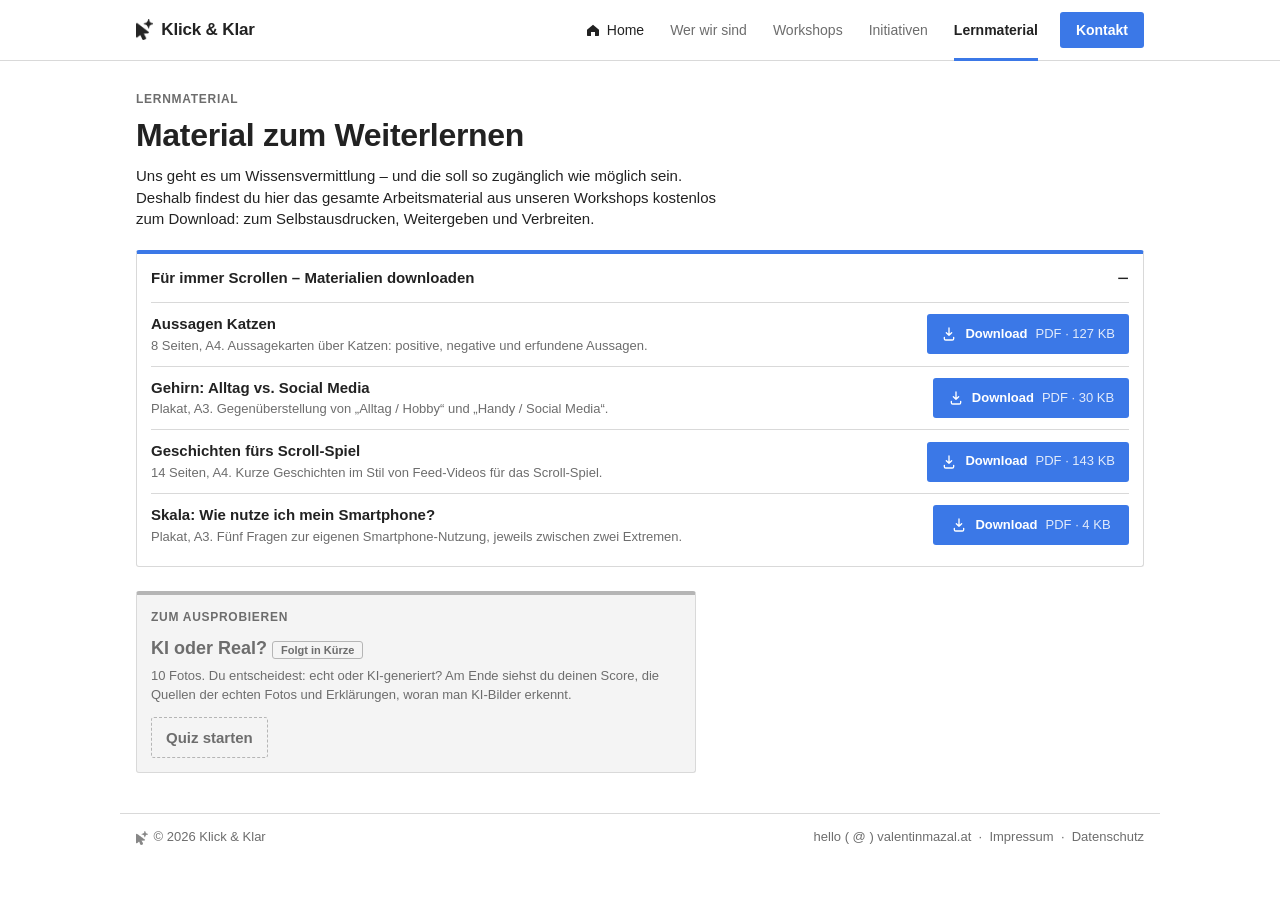
<file: lernmaterial.html>
<!doctype html>
<html lang="de">
<head>
  <meta charset="UTF-8" />
  <meta name="viewport" content="width=device-width, initial-scale=1.0" />
  <meta name="color-scheme" content="light" />
  <title>Lernmaterial — Klick &amp; Klar</title>
  <meta name="description" content="Klick & Klar: Lernmaterialien für Workshops und Selbststudium." />
  <link rel="canonical" href="https://klickundklar.at/lernmaterial" />
  <meta property="og:type" content="website" />
  <meta property="og:site_name" content="Klick &amp; Klar" />
  <meta property="og:locale" content="de_AT" />
  <meta property="og:title" content="Lernmaterial — Klick &amp; Klar" />
  <meta property="og:description" content="Klick &amp; Klar: Lernmaterialien für Workshops und Selbststudium." />
  <meta property="og:url" content="https://klickundklar.at/lernmaterial" />
  <meta property="og:image" content="https://klickundklar.at/assets/og-image.jpg" />
  <meta name="twitter:card" content="summary_large_image" />
  <link rel="icon" type="image/png" sizes="512x512" href="/assets/favicon-512.png?v=2" />
  <link rel="icon" type="image/png" sizes="180x180" href="/assets/favicon-180.png?v=2" />
  <link rel="icon" type="image/png" sizes="32x32" href="/assets/favicon-32.png?v=2" />
  <link rel="icon" type="image/png" sizes="16x16" href="/assets/favicon-16.png?v=2" />
  <link rel="stylesheet" href="/css/dashboard.css" />
</head>
<body class="ic-body">

  <div class="ic-content" id="ic-content">

    <header class="ic-nav">
      <div class="ic-nav__row">
        <a href="/" class="ic-nav__mark"><img src="/assets/logo-mark.png" alt="" width="17" height="21" class="ic-nav__logo" />Klick &amp; Klar</a>
        <button type="button" class="ic-nav__toggle" id="nav-toggle" aria-label="Menü öffnen" aria-expanded="false" aria-controls="nav-links">
          <span></span><span></span><span></span>
        </button>
        <nav class="ic-nav__menu" aria-label="Hauptnavigation">
          <ul class="ic-nav__links" id="nav-links">
            <li><a href="/" class="ic-nav__home"><svg viewBox="0 0 24 24" width="16" height="16" aria-hidden="true" focusable="false"><path d="M3 11.5 12 4l9 7.5V20a1 1 0 0 1-1 1h-5v-6H9v6H4a1 1 0 0 1-1-1z" fill="currentColor"/></svg>Home</a></li>
            <li><a href="/wer-wir-sind.html">Wer wir sind</a></li>
            <li><a href="/workshops.html">Workshops</a></li>
            <li><a href="/initiativen.html">Initiativen</a></li>
            <li><a href="/lernmaterial.html" aria-current="page">Lernmaterial</a></li>
            <li><a href="/kontakt.html" class="ic-nav__cta">Kontakt</a></li>
          </ul>
        </nav>
      </div>
    </header>

    <main>
      <section class="ic-onepager">
        <div class="ic-onepager__inner">
          <span class="ic-onepager__eyebrow">Lernmaterial</span>
          <h1 class="ic-onepager__title">Material zum Weiterlernen</h1>

          <div class="ic-onepager__lead">
            <p>
              Uns geht es um Wissensvermittlung – und die soll so zugänglich wie möglich sein.
              Deshalb findest du hier das gesamte Arbeitsmaterial aus unseren Workshops
              kostenlos zum Download: zum Selbstausdrucken, Weitergeben und Verbreiten.
            </p>
          </div>

          <div class="ic-materials">
            <details class="ic-material" open>
              <summary class="ic-material__summary">
                <span class="ic-material__title">Für immer Scrollen – Materialien downloaden</span>
              </summary>
              <ul class="ic-material__list">
                <li class="ic-material__item">
                  <div class="ic-material__info">
                    <h3 class="ic-material__name">Aussagen Katzen</h3>
                    <p class="ic-material__desc">8 Seiten, A4. Aussagekarten über Katzen: positive, negative und erfundene Aussagen.</p>
                  </div>
                  <a class="ic-material__dl" href="/assets/lernmaterial/Fuer-immer-scrollen_Aussagen-Katzen.pdf" download><svg viewBox="0 0 24 24" width="16" height="16" aria-hidden="true" focusable="false"><path d="M12 3v11m0 0-4-4m4 4 4-4M5 17v2a2 2 0 0 0 2 2h10a2 2 0 0 0 2-2v-2" fill="none" stroke="currentColor" stroke-width="2" stroke-linecap="round" stroke-linejoin="round"/></svg><span>Download</span><span class="ic-material__size">PDF · 127 KB</span></a>
                </li>
                <li class="ic-material__item">
                  <div class="ic-material__info">
                    <h3 class="ic-material__name">Gehirn: Alltag vs. Social Media</h3>
                    <p class="ic-material__desc">Plakat, A3. Gegenüberstellung von „Alltag / Hobby“ und „Handy / Social Media“.</p>
                  </div>
                  <a class="ic-material__dl" href="/assets/lernmaterial/Fuer-immer-scrollen_Gehirn-Alltag-vs-Social-Media_A3.pdf" download><svg viewBox="0 0 24 24" width="16" height="16" aria-hidden="true" focusable="false"><path d="M12 3v11m0 0-4-4m4 4 4-4M5 17v2a2 2 0 0 0 2 2h10a2 2 0 0 0 2-2v-2" fill="none" stroke="currentColor" stroke-width="2" stroke-linecap="round" stroke-linejoin="round"/></svg><span>Download</span><span class="ic-material__size">PDF · 30 KB</span></a>
                </li>
                <li class="ic-material__item">
                  <div class="ic-material__info">
                    <h3 class="ic-material__name">Geschichten fürs Scroll-Spiel</h3>
                    <p class="ic-material__desc">14 Seiten, A4. Kurze Geschichten im Stil von Feed-Videos für das Scroll-Spiel.</p>
                  </div>
                  <a class="ic-material__dl" href="/assets/lernmaterial/Fuer-immer-scrollen_Geschichten-Scroll-Spiel.pdf" download><svg viewBox="0 0 24 24" width="16" height="16" aria-hidden="true" focusable="false"><path d="M12 3v11m0 0-4-4m4 4 4-4M5 17v2a2 2 0 0 0 2 2h10a2 2 0 0 0 2-2v-2" fill="none" stroke="currentColor" stroke-width="2" stroke-linecap="round" stroke-linejoin="round"/></svg><span>Download</span><span class="ic-material__size">PDF · 143 KB</span></a>
                </li>
                <li class="ic-material__item">
                  <div class="ic-material__info">
                    <h3 class="ic-material__name">Skala: Wie nutze ich mein Smartphone?</h3>
                    <p class="ic-material__desc">Plakat, A3. Fünf Fragen zur eigenen Smartphone-Nutzung, jeweils zwischen zwei Extremen.</p>
                  </div>
                  <a class="ic-material__dl" href="/assets/lernmaterial/Fuer-immer-scrollen_Skala_A3.pdf" download><svg viewBox="0 0 24 24" width="16" height="16" aria-hidden="true" focusable="false"><path d="M12 3v11m0 0-4-4m4 4 4-4M5 17v2a2 2 0 0 0 2 2h10a2 2 0 0 0 2-2v-2" fill="none" stroke="currentColor" stroke-width="2" stroke-linecap="round" stroke-linejoin="round"/></svg><span>Download</span><span class="ic-material__size">PDF · 4 KB</span></a>
                </li>
              </ul>
            </details>
          </div>

          <div class="ic-quiz-teaser ic-quiz-teaser--soon">
            <span class="ic-onepager__eyebrow">Zum Ausprobieren</span>
            <h2 class="ic-quiz-teaser__title">KI oder Real? <span class="ic-material__badge">Folgt in Kürze</span></h2>
            <p class="ic-quiz-teaser__desc">
              10 Fotos. Du entscheidest: echt oder KI-generiert? Am Ende siehst du deinen Score,
              die Quellen der echten Fotos und Erklärungen, woran man KI-Bilder erkennt.
            </p>
            <span class="ic-btn ic-btn--disabled" aria-disabled="true">Quiz starten</span>
          </div>
        </div>
      </section>
    </main>

    <footer class="ic-footer">
      <span class="ic-footer__brand"><img src="/assets/logo-mark.png" alt="" width="12" height="14" />© 2026 Klick &amp; Klar</span>
      <span>
        <a class="js-mail" data-u="hello" data-d="valentinmazal.at">hello ( @ ) valentinmazal.at</a>
        &nbsp;·&nbsp;
        <a href="/impressum.html">Impressum</a>
        &nbsp;·&nbsp;
        <a href="/datenschutz.html">Datenschutz</a>
      </span>
    </footer>

  </div>

  <script src="/js/nav.js"></script>
  <script src="/js/mail.js"></script>
</body>
</html>
</file>
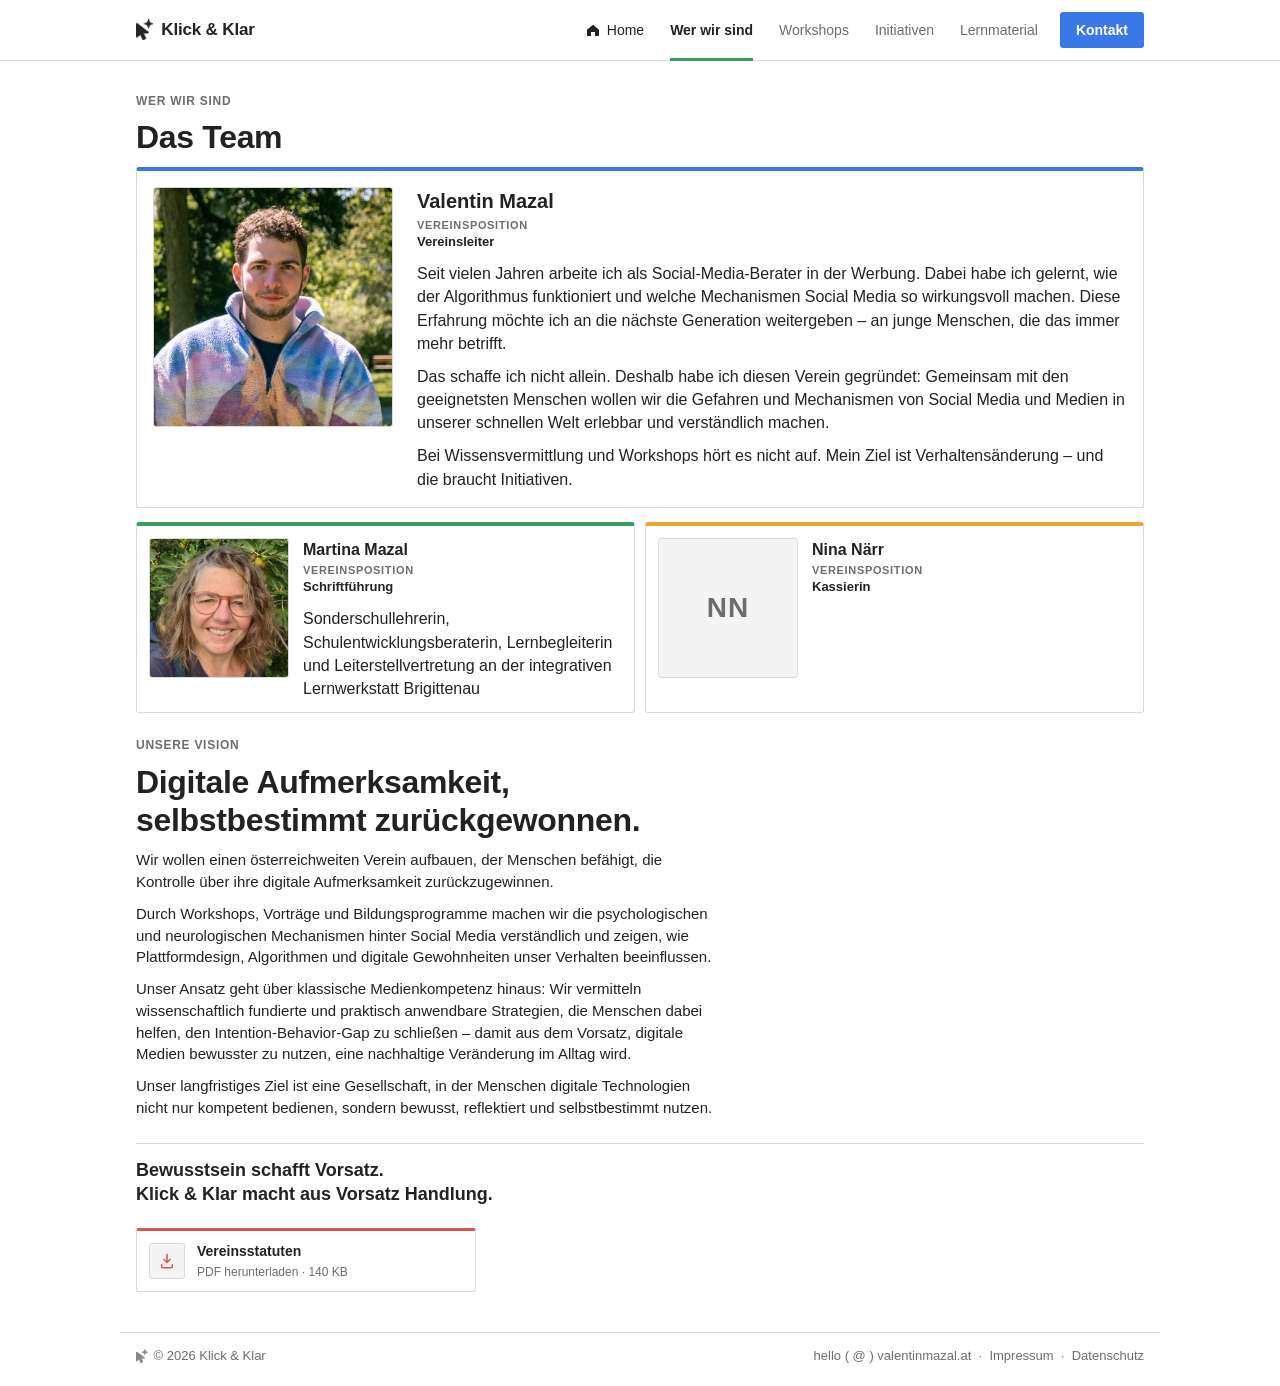
<file: wer-wir-sind.html>
<!doctype html>
<html lang="de">
<head>
  <meta charset="UTF-8" />
  <meta name="viewport" content="width=device-width, initial-scale=1.0" />
  <meta name="color-scheme" content="light" />
  <title>Wer wir sind — Klick &amp; Klar</title>
  <meta name="description" content="Klick & Klar: unsere Vision und das Team dahinter." />
  <link rel="canonical" href="https://klickundklar.at/wer-wir-sind" />
  <meta property="og:type" content="website" />
  <meta property="og:site_name" content="Klick &amp; Klar" />
  <meta property="og:locale" content="de_AT" />
  <meta property="og:title" content="Wer wir sind — Klick &amp; Klar" />
  <meta property="og:description" content="Klick &amp; Klar: unsere Vision und das Team dahinter." />
  <meta property="og:url" content="https://klickundklar.at/wer-wir-sind" />
  <meta property="og:image" content="https://klickundklar.at/assets/og-image.jpg" />
  <meta name="twitter:card" content="summary_large_image" />
  <link rel="icon" type="image/png" sizes="512x512" href="/assets/favicon-512.png?v=2" />
  <link rel="icon" type="image/png" sizes="180x180" href="/assets/favicon-180.png?v=2" />
  <link rel="icon" type="image/png" sizes="32x32" href="/assets/favicon-32.png?v=2" />
  <link rel="icon" type="image/png" sizes="16x16" href="/assets/favicon-16.png?v=2" />
  <link rel="stylesheet" href="/css/dashboard.css" />
</head>
<body class="ic-body">

  <div class="ic-content" id="ic-content">

    <header class="ic-nav">
      <div class="ic-nav__row">
        <a href="/" class="ic-nav__mark"><img src="/assets/logo-mark.png" alt="" width="17" height="21" class="ic-nav__logo" />Klick &amp; Klar</a>
        <button type="button" class="ic-nav__toggle" id="nav-toggle" aria-label="Menü öffnen" aria-expanded="false" aria-controls="nav-links">
          <span></span><span></span><span></span>
        </button>
        <nav class="ic-nav__menu" aria-label="Hauptnavigation">
          <ul class="ic-nav__links" id="nav-links">
            <li><a href="/" class="ic-nav__home"><svg viewBox="0 0 24 24" width="16" height="16" aria-hidden="true" focusable="false"><path d="M3 11.5 12 4l9 7.5V20a1 1 0 0 1-1 1h-5v-6H9v6H4a1 1 0 0 1-1-1z" fill="currentColor"/></svg>Home</a></li>
            <li><a href="/wer-wir-sind.html" aria-current="page">Wer wir sind</a></li>
            <li><a href="/workshops.html">Workshops</a></li>
            <li><a href="/initiativen.html">Initiativen</a></li>
            <li><a href="/lernmaterial.html">Lernmaterial</a></li>
            <li><a href="/kontakt.html" class="ic-nav__cta">Kontakt</a></li>
          </ul>
        </nav>
      </div>
    </header>

    <main>
      <section class="ic-onepager">
        <div class="ic-onepager__inner">
          <div class="ic-team">
            <span class="ic-onepager__eyebrow">Wer wir sind</span>
            <h1 class="ic-team__title">Das Team</h1>

            <article class="ic-team__featured">
              <div class="ic-team__photo"><img src="/assets/valentin-mazal.webp" alt="Valentin Mazal" width="348" height="348" /></div>
              <div class="ic-team__intro">
                <p class="ic-team__name">Valentin Mazal</p>
                <p class="ic-team__position">
                  <span class="ic-team__label">Vereinsposition</span>
                  Vereinsleiter
                </p>
                <div class="ic-team__bio">
                  <p>
                    Seit vielen Jahren arbeite ich als Social-Media-Berater in der Werbung. Dabei habe
                    ich gelernt, wie der Algorithmus funktioniert und welche Mechanismen Social Media
                    so wirkungsvoll machen. Diese Erfahrung möchte ich an die nächste Generation
                    weitergeben – an junge Menschen, die das immer mehr betrifft.
                  </p>
                  <p>
                    Das schaffe ich nicht allein. Deshalb habe ich diesen Verein gegründet: Gemeinsam
                    mit den geeignetsten Menschen wollen wir die Gefahren und Mechanismen von Social
                    Media und Medien in unserer schnellen Welt erlebbar und verständlich machen.
                  </p>
                  <p>
                    Bei Wissensvermittlung und Workshops hört es nicht auf. Mein Ziel ist
                    Verhaltensänderung – und die braucht Initiativen.
                  </p>
                </div>
              </div>
            </article>

            <div class="ic-team__grid">
              <article class="ic-team__member" style="--c: var(--green)">
                <div class="ic-team__photo"><img src="/assets/martina-mazal.webp" alt="Martina Mazal" width="480" height="480" loading="lazy" /></div>
                <div class="ic-team__intro">
                  <p class="ic-team__name">Martina Mazal</p>
                  <p class="ic-team__position">
                    <span class="ic-team__label">Vereinsposition</span>
                    Schriftführung
                  </p>
                  <div class="ic-team__bio">
                    <p>
                      Sonderschullehrerin, Schulentwicklungsberaterin, Lernbegleiterin und
                      Leiterstellvertretung an der integrativen Lernwerkstatt Brigittenau
                    </p>
                  </div>
                </div>
              </article>

              <article class="ic-team__member" style="--c: var(--orange)">
                <div class="ic-team__photo ic-team__photo--initials" role="img" aria-label="Foto folgt"><span>NN</span></div>
                <div class="ic-team__intro">
                  <p class="ic-team__name">Nina Närr</p>
                  <p class="ic-team__position">
                    <span class="ic-team__label">Vereinsposition</span>
                    Kassierin
                  </p>
                </div>
              </article>
            </div>
          </div>

          <span class="ic-onepager__eyebrow">Unsere Vision</span>
          <h2 class="ic-onepager__title">Digitale Aufmerksamkeit,<br />selbstbestimmt zurückgewonnen.</h2>

          <div class="ic-onepager__lead">
            <p>
              Wir wollen einen österreichweiten Verein aufbauen, der Menschen befähigt, die
              Kontrolle über ihre digitale Aufmerksamkeit zurückzugewinnen.
            </p>
            <p>
              Durch Workshops, Vorträge und Bildungsprogramme machen wir die psychologischen und
              neurologischen Mechanismen hinter Social Media verständlich und zeigen, wie
              Plattformdesign, Algorithmen und digitale Gewohnheiten unser Verhalten beeinflussen.
            </p>
            <p>
              Unser Ansatz geht über klassische Medienkompetenz hinaus: Wir vermitteln
              wissenschaftlich fundierte und praktisch anwendbare Strategien, die Menschen dabei
              helfen, den Intention-Behavior-Gap zu schließen – damit aus dem Vorsatz, digitale
              Medien bewusster zu nutzen, eine nachhaltige Veränderung im Alltag wird.
            </p>
            <p>
              Unser langfristiges Ziel ist eine Gesellschaft, in der Menschen digitale
              Technologien nicht nur kompetent bedienen, sondern bewusst, reflektiert und
              selbstbestimmt nutzen.
            </p>
          </div>

          <p class="ic-onepager__principle">
            <span>Bewusstsein</span> schafft Vorsatz.<br />
            Klick &amp; Klar macht aus Vorsatz Handlung.
          </p>

          <a class="ic-download" href="/assets/Vereinsstatuten-Klick-und-Klar.pdf" download>
            <svg class="ic-download__icon" viewBox="0 0 24 24" width="20" height="20" aria-hidden="true" focusable="false"><path d="M12 3v11m0 0-4-4m4 4 4-4M5 17v2a2 2 0 0 0 2 2h10a2 2 0 0 0 2-2v-2" fill="none" stroke="currentColor" stroke-width="2" stroke-linecap="round" stroke-linejoin="round"/></svg>
            <span class="ic-download__text">
              <span class="ic-download__title">Vereinsstatuten</span>
              <span class="ic-download__meta">PDF herunterladen · 140 KB</span>
            </span>
          </a>
        </div>
      </section>
    </main>

    <footer class="ic-footer">
      <span class="ic-footer__brand"><img src="/assets/logo-mark.png" alt="" width="12" height="14" />© 2026 Klick &amp; Klar</span>
      <span>
        <a class="js-mail" data-u="hello" data-d="valentinmazal.at">hello ( @ ) valentinmazal.at</a>
        &nbsp;·&nbsp;
        <a href="/impressum.html">Impressum</a>
        &nbsp;·&nbsp;
        <a href="/datenschutz.html">Datenschutz</a>
      </span>
    </footer>

  </div>

  <script src="/js/nav.js"></script>
  <script src="/js/mail.js"></script>
</body>
</html>
</file>
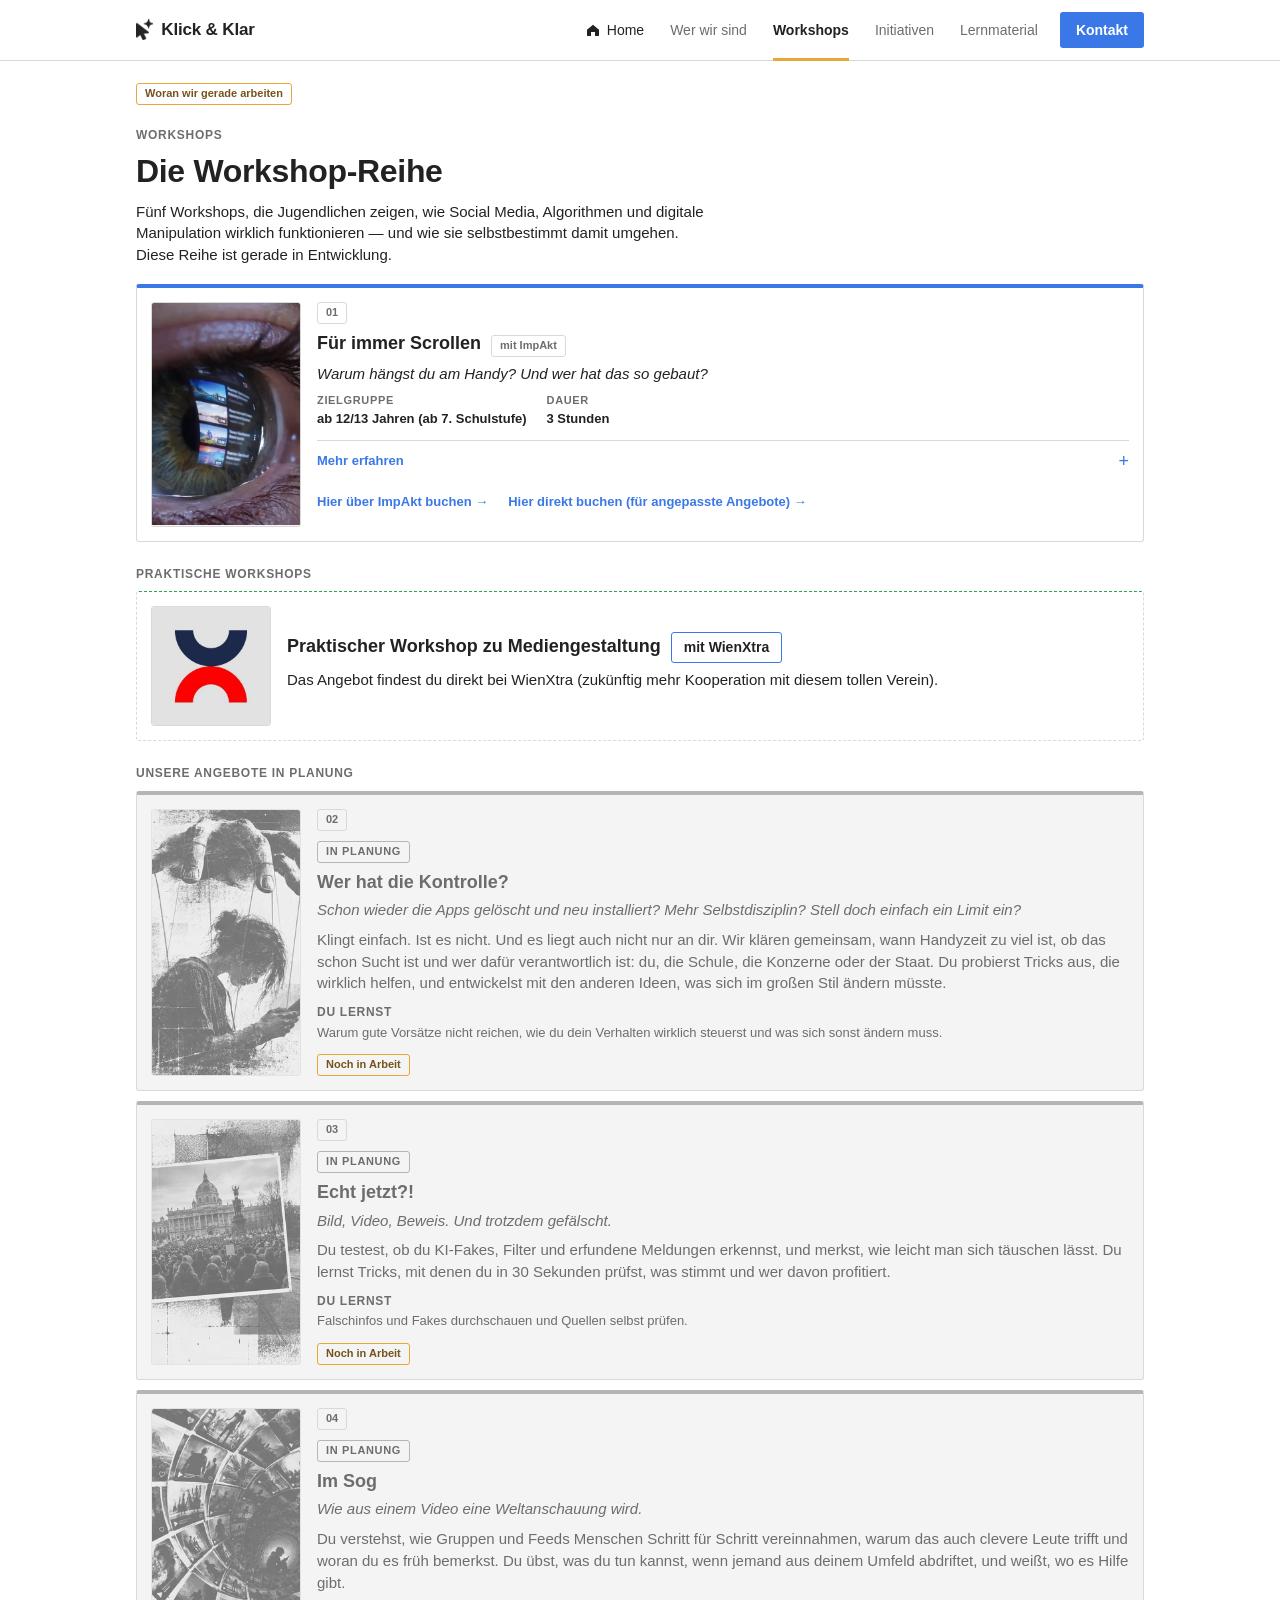
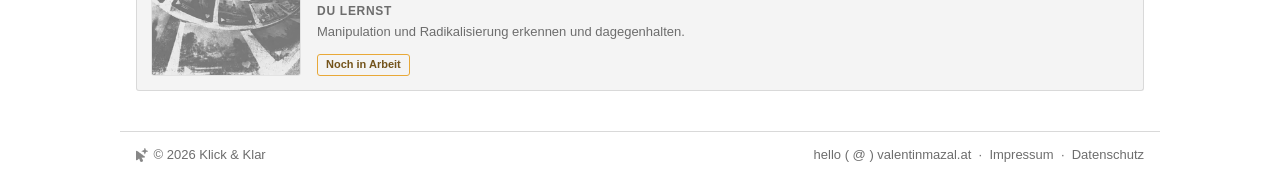
<file: workshops.html>
<!doctype html>
<html lang="de">
<head>
  <meta charset="UTF-8" />
  <meta name="viewport" content="width=device-width, initial-scale=1.0" />
  <meta name="color-scheme" content="light" />
  <title>Workshops — Klick &amp; Klar</title>
  <meta name="description" content="Klick & Klar Workshop-Reihe: woran wir gerade arbeiten." />
  <link rel="canonical" href="https://klickundklar.at/workshops" />
  <meta property="og:type" content="website" />
  <meta property="og:site_name" content="Klick &amp; Klar" />
  <meta property="og:locale" content="de_AT" />
  <meta property="og:title" content="Workshops — Klick &amp; Klar" />
  <meta property="og:description" content="Klick &amp; Klar Workshop-Reihe: woran wir gerade arbeiten." />
  <meta property="og:url" content="https://klickundklar.at/workshops" />
  <meta property="og:image" content="https://klickundklar.at/assets/og-image.jpg" />
  <meta name="twitter:card" content="summary_large_image" />
  <link rel="icon" type="image/png" sizes="512x512" href="/assets/favicon-512.png?v=2" />
  <link rel="icon" type="image/png" sizes="180x180" href="/assets/favicon-180.png?v=2" />
  <link rel="icon" type="image/png" sizes="32x32" href="/assets/favicon-32.png?v=2" />
  <link rel="icon" type="image/png" sizes="16x16" href="/assets/favicon-16.png?v=2" />
  <link rel="stylesheet" href="/css/dashboard.css" />
</head>
<body class="ic-body">

  <div class="ic-content" id="ic-content">

    <header class="ic-nav">
      <div class="ic-nav__row">
        <a href="/" class="ic-nav__mark"><img src="/assets/logo-mark.png" alt="" width="17" height="21" class="ic-nav__logo" />Klick &amp; Klar</a>
        <button type="button" class="ic-nav__toggle" id="nav-toggle" aria-label="Menü öffnen" aria-expanded="false" aria-controls="nav-links">
          <span></span><span></span><span></span>
        </button>
        <nav class="ic-nav__menu" aria-label="Hauptnavigation">
          <ul class="ic-nav__links" id="nav-links">
            <li><a href="/" class="ic-nav__home"><svg viewBox="0 0 24 24" width="16" height="16" aria-hidden="true" focusable="false"><path d="M3 11.5 12 4l9 7.5V20a1 1 0 0 1-1 1h-5v-6H9v6H4a1 1 0 0 1-1-1z" fill="currentColor"/></svg>Home</a></li>
            <li><a href="/wer-wir-sind.html">Wer wir sind</a></li>
            <li><a href="/workshops.html" aria-current="page">Workshops</a></li>
            <li><a href="/initiativen.html">Initiativen</a></li>
            <li><a href="/lernmaterial.html">Lernmaterial</a></li>
            <li><a href="/kontakt.html" class="ic-nav__cta">Kontakt</a></li>
          </ul>
        </nav>
      </div>
    </header>

    <main>
      <section class="ic-onepager">
        <div class="ic-onepager__inner">
          <span class="ic-onepager__status">Woran wir gerade arbeiten</span>
          <span class="ic-onepager__eyebrow">Workshops</span>
          <h1 class="ic-onepager__title">Die Workshop-Reihe</h1>

          <div class="ic-onepager__lead">
            <p>
              Fünf Workshops, die Jugendlichen zeigen, wie Social Media, Algorithmen und
              digitale Manipulation wirklich funktionieren — und wie sie selbstbestimmt damit
              umgehen. Diese Reihe ist gerade in Entwicklung.
            </p>
          </div>

          <div class="ic-workshops">

            <article class="ic-workshop ic-workshop--with-image">
              <span class="ic-workshop__num">01</span>
              <video
                class="ic-workshop__image ic-workshop__image--portrait"
                id="workshop-video"
                src="/assets/workshop-scrollen.mp4"
                poster="/assets/workshop-scrollen-poster.webp"
                muted
                loop
                autoplay
                playsinline
                preload="metadata"
                role="img"
                aria-label="Auge, in dem sich ein Social-Media-Feed spiegelt"
              ></video>
              <div class="ic-workshop__body">
                <div class="ic-workshop__head">
                  <h2 class="ic-workshop__title">Für immer Scrollen</h2>
                  <span class="ic-workshop__partner">mit ImpAkt</span>
                </div>
                <p class="ic-workshop__question">
                  Warum hängst du am Handy? Und wer hat das so gebaut?
                </p>
                <ul class="ic-workshop__facts">
                  <li><span>Zielgruppe</span>ab 12/13 Jahren (ab 7. Schulstufe)</li>
                  <li><span>Dauer</span>3 Stunden</li>
                </ul>

                <details class="ic-team__more ic-workshop__more">
                  <summary>Mehr erfahren</summary>
                  <div class="ic-team__more-body ic-workshop__more-body">
                  <h3 class="ic-workshop__sub">Was?</h3>
                  <p class="ic-workshop__desc">
                    In diesem Workshop machen wir den Algorithmus erlebbar: Die Schüler:innen spüren
                    selbst, wie Social-Media-Feeds sie festhalten und warum es so schwer ist, mit dem
                    Scrollen aufzuhören. Sie verstehen, wie Algorithmen funktionieren und wie
                    Online-Inhalte den Dopaminhaushalt durcheinanderbringen – und bekommen so ein
                    echtes Verständnis dafür, was dabei in ihrem Kopf passiert. Daraus entstehen
                    Einsicht in die eigene Beeinflussbarkeit und Strategien für einen
                    selbstbestimmten Umgang mit dem Smartphone.
                  </p>

                  <h3 class="ic-workshop__sub">Wie?</h3>
                  <p class="ic-workshop__desc">
                    Zum Einstieg schauen die Schüler:innen auf ihr eigenes Nutzungsverhalten. In
                    interaktiven Übungen erleben sie am eigenen Körper, was die Content-Flut mit der
                    Konzentration macht, finden ihre persönlichen Glücksmomente und sehen, wie sich
                    der Dopamin-Speicher durch passives Scrollen leert. Gemeinsam blicken wir hinter
                    die Kulissen der Plattformen und entlarven die psychologischen Tricks, mit denen
                    sie uns bei der Stange halten.
                  </p>
                  <p class="ic-workshop__desc">
                    Ganz ohne erhobenen Zeigefinger und ohne Vorschriften: Am Ende entwickeln wir
                    gemeinsam Strategien, um die Kontrolle über den eigenen Social-Media-Konsum
                    zurückzugewinnen.
                  </p>
                  </div>
                </details>

                <p class="ic-workshop__book">
                  <a href="https://www.impakt.at/kontakt" target="_blank" rel="noopener">
                    Hier über ImpAkt buchen →
                  </a>
                  <a href="/kontakt.html?anliegen=workshop-scrollen">
                    Hier direkt buchen (für angepasste Angebote) →
                  </a>
                </p>
              </div>
            </article>

          </div>

          <div class="ic-workshops-other">
            <span class="ic-workshops-other__label">Praktische Workshops</span>
            <article class="ic-workshop ic-workshop--other ic-workshop--logo">
              <img class="ic-workshop__image" src="/assets/wienxtra-logo.webp" alt="WienXtra Logo" width="360" height="360" loading="lazy" />
              <div class="ic-workshop__body">
                <div class="ic-workshop__head">
                  <h2 class="ic-workshop__title">Praktischer Workshop zu Mediengestaltung</h2>
                  <span class="ic-workshop__partner ic-workshop__partner--lg">mit WienXtra</span>
                </div>
                <p class="ic-workshop__desc">
                  Das Angebot findest du direkt bei WienXtra (zukünftig mehr Kooperation mit
                  diesem tollen Verein).
                </p>
              </div>
            </article>
          </div>

          <div class="ic-workshops-planned">
            <span class="ic-workshops-other__label">Unsere Angebote in Planung</span>
            <div class="ic-workshops">

            <article class="ic-workshop ic-workshop--with-image ic-workshop--planned">
              <span class="ic-workshop__num">02</span>
              <img
                class="ic-workshop__image"
                src="/assets/workshop-kontrolle.webp"
                alt="Collage einer Hand an Marionettenfäden über einer Person, die aufs Handy schaut"
                loading="lazy"
              />
              <div class="ic-workshop__body">
                <span class="ic-workshop__planned">In Planung</span>
                <div class="ic-workshop__head">
                  <h2 class="ic-workshop__title">Wer hat die Kontrolle?</h2>
                </div>
                <p class="ic-workshop__question">
                  Schon wieder die Apps gelöscht und neu installiert? Mehr Selbstdisziplin?
                  Stell doch einfach ein Limit ein?
                </p>
                <p class="ic-workshop__desc">
                  Klingt einfach. Ist es nicht. Und es liegt auch nicht nur an dir. Wir klären
                  gemeinsam, wann Handyzeit zu viel ist, ob das schon Sucht ist und wer dafür
                  verantwortlich ist: du, die Schule, die Konzerne oder der Staat. Du probierst
                  Tricks aus, die wirklich helfen, und entwickelst mit den anderen Ideen, was
                  sich im großen Stil ändern müsste.
                </p>
                <p class="ic-workshop__learn">
                  <strong>Du lernst</strong>
                  Warum gute Vorsätze nicht reichen, wie du dein Verhalten wirklich steuerst
                  und was sich sonst ändern muss.
                </p>
                <p class="ic-workshop__book ic-workshop__book--pending">Noch in Arbeit</p>
              </div>
            </article>

            <article class="ic-workshop ic-workshop--with-image ic-workshop--planned">
              <span class="ic-workshop__num">03</span>
              <img
                class="ic-workshop__image"
                src="/assets/workshop-echtjetzt.webp"
                alt="Collage einer in der Hand gehaltenen Demo-Fotografie vor der echten Kulisse"
                loading="lazy"
              />
              <div class="ic-workshop__body">
                <span class="ic-workshop__planned">In Planung</span>
                <div class="ic-workshop__head">
                  <h2 class="ic-workshop__title">Echt jetzt?!</h2>
                </div>
                <p class="ic-workshop__question">
                  Bild, Video, Beweis. Und trotzdem gefälscht.
                </p>
                <p class="ic-workshop__desc">
                  Du testest, ob du KI-Fakes, Filter und erfundene Meldungen erkennst, und
                  merkst, wie leicht man sich täuschen lässt. Du lernst Tricks, mit denen du
                  in 30 Sekunden prüfst, was stimmt und wer davon profitiert.
                </p>
                <p class="ic-workshop__learn">
                  <strong>Du lernst</strong>
                  Falschinfos und Fakes durchschauen und Quellen selbst prüfen.
                </p>
                <p class="ic-workshop__book ic-workshop__book--pending">Noch in Arbeit</p>
              </div>
            </article>

            <article class="ic-workshop ic-workshop--with-image ic-workshop--planned">
              <span class="ic-workshop__num">04</span>
              <img
                class="ic-workshop__image"
                src="/assets/workshop-im-sog.webp"
                alt="Collage eines spiralförmigen Feeds, der in einen dunklen Strudel führt"
                loading="lazy"
              />
              <div class="ic-workshop__body">
                <span class="ic-workshop__planned">In Planung</span>
                <div class="ic-workshop__head">
                  <h2 class="ic-workshop__title">Im Sog</h2>
                </div>
                <p class="ic-workshop__question">
                  Wie aus einem Video eine Weltanschauung wird.
                </p>
                <p class="ic-workshop__desc">
                  Du verstehst, wie Gruppen und Feeds Menschen Schritt für Schritt
                  vereinnahmen, warum das auch clevere Leute trifft und woran du es früh
                  bemerkst. Du übst, was du tun kannst, wenn jemand aus deinem Umfeld
                  abdriftet, und weißt, wo es Hilfe gibt.
                </p>
                <p class="ic-workshop__learn">
                  <strong>Du lernst</strong>
                  Manipulation und Radikalisierung erkennen und dagegenhalten.
                </p>
                <p class="ic-workshop__book ic-workshop__book--pending">Noch in Arbeit</p>
              </div>
            </article>

            </div>
          </div>

        </div>
      </section>
    </main>

    <footer class="ic-footer">
      <span class="ic-footer__brand"><img src="/assets/logo-mark.png" alt="" width="12" height="14" />© 2026 Klick &amp; Klar</span>
      <span>
        <a class="js-mail" data-u="hello" data-d="valentinmazal.at">hello ( @ ) valentinmazal.at</a>
        &nbsp;·&nbsp;
        <a href="/impressum.html">Impressum</a>
        &nbsp;·&nbsp;
        <a href="/datenschutz.html">Datenschutz</a>
      </span>
    </footer>

  </div>

  <script src="/js/nav.js"></script>
  <script src="/js/workshop-video.js"></script>
  <script src="/js/mail.js"></script>
</body>
</html>
</file>
<file: css/dashboard.css>
/* ==========================================================================
   Klick & Klar — Dashboard-Design
   Flach, hell, kantig. Alle Farben/Radien kommen aus den Tokens unten.
   ========================================================================== */

:root {
  --bg: #ffffff;
  --bg2: #f4f4f4;
  --card: #ffffff;
  --card-h: #f8f8f8;
  --line: #d9d9d9;
  --line-h: #b5b5b5;
  --ink: #222222;
  --muted: #6d6d6d;
  --red: #d9534f;
  --orange: #e8a838;
  --yellow: #f2d95c;
  --green: #3a9d5d;
  --blue: #3b78e7;
  --radius: 3px;
  --overlay: rgba(0, 0, 0, 0.45);
  --menu-shadow: 0 4px 14px rgba(0, 0, 0, 0.12);
  --orange-ink: color-mix(in srgb, var(--orange) 50%, #000);
  --max: 1040px;
  --gutter: 16px;
  color-scheme: light;
}

* { box-sizing: border-box; }
html { -webkit-text-size-adjust: 100%; }
[hidden] { display: none !important; }

body {
  margin: 0;
  min-height: 100vh;
  color: var(--ink);
  background: var(--bg);
  font: 15px/1.45 Helvetica, Arial, system-ui, sans-serif;
  padding: env(safe-area-inset-top) 0 env(safe-area-inset-bottom);
}

img { max-width: 100%; display: block; }
a { color: var(--blue); text-decoration: none; }
a:hover { text-decoration: underline; }

:focus-visible { outline: 2px solid var(--blue); outline-offset: 2px; }

h1 {
  margin: 14px 0 6px;
  font-size: clamp(24px, 6vw, 32px);
  font-weight: 700;
  letter-spacing: -0.01em;
  line-height: 1.2;
}
h2 {
  margin: 22px 0 8px;
  font-size: 12px;
  font-weight: 700;
  letter-spacing: 0.06em;
  text-transform: uppercase;
  color: var(--muted);
}
h3 { margin: 0; font-size: 15px; font-weight: 700; }

/* Karten-Titel sind h2 im Markup, folgen aber der Karten-Hierarchie */
.ic-workshop__title,
.ic-onepager__title,
.ic-team__title,
.ic-quiz-teaser__title {
  letter-spacing: normal;
  text-transform: none;
  color: var(--ink);
}
p { margin: 0 0 10px; }

/* ---------- Seiten-Container ---------- */

.ic-nav__row,
.ic-onepager__inner,
.ic-wrap,
.ic-footer {
  width: min(var(--max), 100%);
  margin: 0 auto;
  padding-left: var(--gutter);
  padding-right: var(--gutter);
}
.ic-onepager { padding: 0 0 40px; }
.ic-onepager__inner { padding-top: 8px; }

/* ---------- Banner ("noch im Aufbau") ---------- */

.ic-banner {
  background: var(--bg2);
  border-top: 4px solid var(--orange);
  border-bottom: 1px solid var(--line);
  padding: 28px var(--gutter);
  text-align: center;
  font-size: clamp(20px, 5vw, 30px);
  font-weight: 700;
  line-height: 1.25;
}

/* ---------- Navigation / Kopfzeile ---------- */

.ic-nav {
  position: sticky;
  top: 0;
  z-index: 10;
  background: var(--bg);
  border-bottom: 1px solid var(--line);
}
.ic-nav__row {
  display: flex;
  flex-wrap: wrap;
  align-items: center;
  gap: 8px 16px;
  padding-top: 12px;
  padding-bottom: 12px;
}
.ic-nav__mark {
  font-size: 17px;
  font-weight: 700;
  color: var(--ink);
  letter-spacing: -0.01em;
}
.ic-nav__mark:hover { text-decoration: none; }

.ic-nav__links {
  display: flex;
  flex-wrap: wrap;
  gap: 8px;
  list-style: none;
  margin: 0;
  padding: 0;
}
.ic-nav__links a {
  display: inline-flex;
  align-items: center;
  min-height: 34px;
  gap: 6px;
  padding: 6px 12px;
  font-size: 13px;
  color: var(--ink);
  background: var(--card);
  border: 1px solid var(--line);
  border-radius: var(--radius);
}
.ic-nav__links a:hover {
  background: var(--card-h);
  text-decoration: none;
}
.ic-nav__links a[aria-current="page"] {
  background: var(--bg2);
  font-weight: 700;
}
.ic-nav__links a.ic-nav__cta {
  background: var(--blue);
  border-color: var(--blue);
  color: #fff;
  font-weight: 700;
}
.ic-nav__links a.ic-nav__cta:hover { background: var(--blue); text-decoration: none; opacity: 0.92; }

/* Hamburger (nur mobil) */
.ic-nav__toggle {
  display: none;
  position: relative;
  width: 40px;
  height: 40px;
  margin-left: auto;
  padding: 0;
  background: var(--card);
  border: 1px solid var(--line);
  border-radius: var(--radius);
  cursor: pointer;
}
.ic-nav__toggle:hover { background: var(--card-h); }
.ic-nav__toggle span {
  position: absolute;
  left: 11px;
  width: 16px;
  height: 2px;
  background: var(--ink);
}
.ic-nav__toggle span:nth-child(1) { top: 13px; }
.ic-nav__toggle span:nth-child(2) { top: 19px; }
.ic-nav__toggle span:nth-child(3) { top: 25px; }
.ic-nav__toggle.is-active span:nth-child(1) { top: 19px; transform: rotate(45deg); }
.ic-nav__toggle.is-active span:nth-child(2) { opacity: 0; }
.ic-nav__toggle.is-active span:nth-child(3) { top: 19px; transform: rotate(-45deg); }

/* ---------- Startseite: Hero ---------- */

/* ---------- Buttons ---------- */

.ic-btn {
  display: inline-flex;
  align-items: center;
  justify-content: center;
  min-height: 40px;
  padding: 9px 14px;
  font: inherit;
  font-weight: 700;
  color: #fff;
  background: var(--blue);
  border: 0;
  border-radius: var(--radius);
  cursor: pointer;
}
.ic-btn:hover { text-decoration: none; opacity: 0.92; }
.ic-btn--secondary {
  color: var(--ink);
  background: var(--bg2);
  border: 1px solid var(--line);
}
.ic-btn--secondary:hover { background: var(--card-h); opacity: 1; }
.ic-btn--block { flex: 1 1 0; }

/* ---------- Typo-Bausteine der Seiten ---------- */

.ic-onepager__eyebrow {
  display: block;
  margin: 22px 0 8px;
  font-size: 12px;
  font-weight: 700;
  letter-spacing: 0.06em;
  text-transform: uppercase;
  color: var(--muted);
}
.ic-onepager__title {
  margin: 4px 0 10px;
  font-size: clamp(24px, 6vw, 32px);
  font-weight: 700;
  letter-spacing: -0.01em;
  line-height: 1.2;
}
.ic-onepager__lead p { max-width: 70ch; }
.ic-onepager__principle {
  margin: 24px 0 0;
  padding-top: 14px;
  border-top: 1px solid var(--line);
  font-size: 18px;
  font-weight: 700;
  line-height: 1.35;
}
.ic-onepager__principle a { color: var(--blue); }
.ic-onepager__soon,
.ic-onepager__status {
  display: inline-block;
  margin: 16px 0 0;
  padding: 2px 8px;
  font-size: 11px;
  font-weight: 700;
  color: var(--orange-ink);
  border: 1px solid var(--orange);
  border-radius: var(--radius);
}
.ic-onepager__status { margin: 14px 0 0; }

/* ---------- Karten (Teaser, Workshops, Team) ---------- */

.ic-quiz-teaser,
.ic-workshop,
.ic-team__member {
  --c: var(--blue);
  background: var(--card);
  border: 1px solid var(--line);
  border-top: 4px solid var(--c);
  border-radius: var(--radius);
}
.ic-quiz-teaser { margin-top: 24px; padding: 14px; max-width: 560px; }
.ic-quiz-teaser .ic-onepager__eyebrow { margin-top: 0; }
.ic-quiz-teaser__title { margin: 0 0 6px; font-size: 18px; font-weight: 700; }
.ic-quiz-teaser__desc { margin: 0 0 12px; font-size: 13px; color: var(--muted); }

/* ---------- Workshops ---------- */

.ic-workshops { display: grid; gap: 10px; margin-top: 18px; }
.ic-workshop { display: grid; gap: 8px 16px; padding: 14px; }
.ic-workshop:nth-child(4n+1) { --c: var(--blue); }
.ic-workshop:nth-child(4n+2) { --c: var(--green); }
.ic-workshop:nth-child(4n+3) { --c: var(--orange); }
.ic-workshop:nth-child(4n+4) { --c: var(--red); }

.ic-workshop__num {
  justify-self: start;
  padding: 2px 8px;
  font-size: 11px;
  font-weight: 700;
  color: var(--muted);
  border: 1px solid var(--line);
  border-radius: var(--radius);
}
.ic-workshop__head { display: flex; flex-wrap: wrap; align-items: baseline; gap: 4px 10px; margin-bottom: 6px; }
.ic-workshop__title { margin: 0; font-size: 18px; font-weight: 700; line-height: 1.25; }
.ic-workshop__partner {
  padding: 2px 8px;
  font-size: 11px;
  font-weight: 700;
  color: var(--muted);
  border: 1px solid var(--line);
  border-radius: var(--radius);
}
.ic-workshop__question { margin: 0 0 8px; font-style: italic; }
.ic-workshop__desc { margin: 0 0 10px; }
.ic-workshop__learn { margin: 0; font-size: 13px; }
.ic-workshop__learn strong {
  display: block;
  margin-bottom: 2px;
  font-size: 12px;
  letter-spacing: 0.06em;
  text-transform: uppercase;
  color: var(--muted);
}
.ic-workshop__book { display: flex; flex-wrap: wrap; gap: 6px 20px; margin: 12px 0 0; font-size: 13px; font-weight: 700; }
.ic-workshop__book a { color: var(--blue); }
.ic-workshop__book--pending {
  display: inline-block;
  padding: 2px 8px;
  font-size: 11px;
  color: var(--orange-ink);
  border: 1px solid var(--orange);
  border-radius: var(--radius);
}

.ic-workshop--with-image {
  grid-template-columns: 200px 1fr;
  grid-template-areas: "image num" "image body";
  grid-template-rows: auto 1fr;
}
.ic-workshop--with-image .ic-workshop__num { grid-area: num; }
.ic-workshop--with-image .ic-workshop__body { grid-area: body; }
.ic-workshop__image {
  grid-area: image;
  width: 100%;
  height: 100%;
  object-fit: cover;
  border: 1px solid var(--line);
  border-radius: var(--radius);
}

.ic-workshops-other { margin-top: 24px; }
.ic-workshops-other__label {
  display: block;
  margin: 0 0 8px;
  font-size: 12px;
  font-weight: 700;
  letter-spacing: 0.06em;
  text-transform: uppercase;
  color: var(--muted);
}
.ic-workshop--other {
  --c: var(--line);
  grid-template-columns: 1fr;
  border-style: dashed;
  border-top-width: 1px;
}

@media (max-width: 719px) {
  .ic-workshop--with-image {
    grid-template-columns: 1fr;
    grid-template-areas: "num" "image" "body";
    grid-template-rows: auto;
  }
  .ic-workshop__image { height: 200px; }
}

/* ---------- Team ---------- */

.ic-team { margin-top: 24px; }
.ic-team .ic-onepager__eyebrow { margin-top: 0; }
.ic-team__title { margin: 4px 0 10px; font-size: clamp(24px, 6vw, 32px); font-weight: 700; letter-spacing: -0.01em; line-height: 1.2; }
.ic-team__grid { display: grid; grid-template-columns: repeat(2, 1fr); gap: 10px; margin-bottom: 24px; }
.ic-team__member { padding: 10px; }
.ic-team__member:nth-child(4n+1) { --c: var(--blue); }
.ic-team__member:nth-child(4n+2) { --c: var(--green); }
.ic-team__member:nth-child(4n+3) { --c: var(--orange); }
.ic-team__member:nth-child(4n+4) { --c: var(--red); }
.ic-team__photo {
  aspect-ratio: 1 / 1;
  margin-bottom: 8px;
  overflow: hidden;
  background: var(--bg2);
  border: 1px solid var(--line);
  border-radius: var(--radius);
}
.ic-team__photo img { width: 100%; height: 100%; object-fit: cover; }
.ic-team__name { margin: 0; font-size: 14px; font-weight: 700; }
@media (min-width: 640px) {
  .ic-team__grid { grid-template-columns: repeat(2, 1fr); }
}

/* ---------- Social-Liste (Panel) ---------- */
.ic-social__list {
  list-style: none;
  margin: 0;
  padding: 4px 14px 12px;
  max-width: 560px;
  background: var(--card);
  border: 1px solid var(--line);
  border-radius: var(--radius);
}
.ic-social__item {
  display: flex;
  justify-content: space-between;
  align-items: center;
  gap: 12px;
  padding: 8px 0;
  border-top: 1px solid var(--line);
}
.ic-social__item:first-child { border-top: 0; }
.ic-social__name { font-weight: 700; }
.ic-social__status {
  padding: 2px 8px;
  font-size: 11px;
  font-weight: 700;
  color: var(--orange-ink);
  border: 1px solid var(--orange);
  border-radius: var(--radius);
}

/* ---------- Quiz "KI oder Real?" ---------- */

.ic-quiz { max-width: 560px; margin-left: auto; margin-right: auto; }
.ic-quiz__progress {
  display: block;
  margin: 22px 0 8px;
  font-size: 12px;
  font-weight: 700;
  letter-spacing: 0.06em;
  text-transform: uppercase;
  color: var(--muted);
}
.ic-quiz__caption { margin: 0 0 10px; font-weight: 700; }
.ic-quiz__photo {
  width: 100%;
  aspect-ratio: 4 / 3;
  margin-bottom: 12px;
  overflow: hidden;
  border: 1px solid var(--line);
  border-radius: var(--radius);
}
.ic-quiz__photo img { width: 100%; height: 100%; object-fit: cover; }
.ic-quiz__photo--placeholder {
  display: flex;
  align-items: center;
  justify-content: center;
  background: var(--bg2);
  font-size: 12px;
  font-weight: 700;
  letter-spacing: 0.06em;
  text-transform: uppercase;
  color: var(--muted);
}
.ic-quiz__photo--correct { border: 2px solid var(--green); }
.ic-quiz__photo--wrong { border: 2px solid var(--red); }
.ic-quiz__actions { display: flex; gap: 10px; }
.ic-quiz__feedback-result { margin: 0 0 6px; font-size: 18px; font-weight: 700; }
.ic-quiz__feedback-source { margin: 0 0 12px; font-size: 13px; color: var(--muted); word-break: break-word; }
.ic-quiz__score {
  display: inline-block;
  margin: 8px 0 16px;
  padding: 12px 20px 14px;
  font-size: 40px;
  font-weight: 400;
  line-height: 1.1;
  border: 1px solid var(--line);
  border-radius: var(--radius);
}
.ic-quiz__sources {
  list-style: none;
  margin: 8px 0 16px;
  padding: 4px 14px 12px;
  background: var(--card);
  border: 1px solid var(--line);
  border-radius: var(--radius);
}
.ic-quiz__source-item { display: flex; flex-direction: column; gap: 2px; padding: 8px 0; border-top: 1px solid var(--line); }
.ic-quiz__source-item:first-child { border-top: 0; }
.ic-quiz__source-caption { font-weight: 700; }
.ic-quiz__source-link { font-size: 13px; word-break: break-word; }
.ic-quiz__explain-text { margin: 0 0 16px; }
.ic-quiz__end-actions { display: flex; flex-wrap: wrap; gap: 10px; }
@media (max-width: 479px) {
  .ic-quiz__actions { flex-direction: column; }
}

/* ---------- Rechtstexte (Impressum / Datenschutz) ---------- */

.legal { max-width: 70ch; padding: 8px 0 24px; }
.legal h1 { margin-top: 14px; }
.legal .updated { margin: 0 0 6px; color: var(--muted); font-size: 13px; }
.legal em { color: var(--muted); }

/* ---------- Fußzeile ---------- */

.ic-footer {
  display: flex;
  flex-wrap: wrap;
  justify-content: space-between;
  gap: 6px 16px;
  padding-top: 14px;
  padding-bottom: 20px;
  font-size: 13px;
  color: var(--muted);
}
.ic-footer { border-top: 1px solid var(--line); }
.ic-footer a { color: var(--muted); }
.ic-footer a:hover { color: var(--ink); }

/* ---------- Intro (nur Desktop): Blur + automatischer Cursor ---------- */

.ic-content--intro {
  filter: blur(16px);
  transition: filter 560ms ease;
  will-change: filter;
}
.ic-body.ic-revealed .ic-content--intro { filter: none; will-change: auto; }

.ic-intro {
  position: fixed;
  inset: 0;
  z-index: 100;
  display: flex;
  align-items: center;
  justify-content: center;
}
.ic-body.ic-revealed .ic-intro {
  opacity: 0;
  pointer-events: none;
  transition: opacity 320ms ease;
}
.ic-entry {
  padding: 16px 32px;
  font: inherit;
  font-size: 18px;
  font-weight: 700;
  color: var(--ink);
  background: var(--card);
  border: 1px solid var(--line-h);
  border-radius: var(--radius);
  cursor: default;
}
.ic-entry--pressed { color: #fff; background: var(--blue); border-color: var(--blue); }
.ic-body.ic-activating .ic-entry { opacity: 0; transition: opacity 320ms ease; }

.ic-cursor {
  position: fixed;
  top: 0;
  left: 0;
  width: 28px;
  height: 28px;
  margin: -3px 0 0 -3px;
  pointer-events: none;
  z-index: 101;
  transform: translate3d(-200px, -200px, 0);
  color: var(--ink);
}
.ic-cursor path { fill: currentColor; stroke: #fff; stroke-width: 1.4; stroke-linejoin: round; }
.ic-cursor.ic-cursor--hover { width: 34px; height: 34px; color: var(--blue); }
.ic-body.ic-revealed .ic-cursor { opacity: 0; }

/* Mobil: kein Intro, Inhalt sofort scharf */
@media (max-width: 719px) {
  .ic-content--intro { filter: none !important; }
  .ic-intro,
.ic-cursor { display: none !important; }
}

@media (prefers-reduced-motion: reduce) {
  .ic-content--intro,
.ic-body.ic-revealed .ic-intro { transition: none; }
}

/* ---------- Workshops: "in Planung" (ausgegraut) & Partner-Badge ---------- */

.ic-workshop.ic-workshop--planned { --c: var(--line-h); background: var(--bg2); }
.ic-workshop--planned .ic-workshop__body { color: var(--muted); }
.ic-workshop--planned .ic-workshop__title { color: var(--muted); }
.ic-workshop--planned .ic-workshop__image { filter: grayscale(1); opacity: 0.6; }
.ic-workshop__planned {
  display: inline-block;
  margin-bottom: 8px;
  padding: 2px 8px;
  font-size: 11px;
  font-weight: 700;
  letter-spacing: 0.06em;
  text-transform: uppercase;
  color: var(--muted);
  border: 1px solid var(--line-h);
  border-radius: var(--radius);
}
.ic-workshop__partner--lg {
  padding: 4px 12px;
  font-size: 14px;
  color: var(--ink);
  border-color: var(--blue);
}

.ic-workshops-planned { margin-top: 24px; }
.ic-workshops-planned .ic-workshops { margin-top: 0; }

/* ---------- Lernmaterial: ausklappbare Download-Listen ---------- */

.ic-materials { display: grid; gap: 10px; margin-top: 20px; }
.ic-material {
  background: var(--card);
  border: 1px solid var(--line);
  border-top: 4px solid var(--blue);
  border-radius: var(--radius);
}
.ic-material--soon { background: var(--bg2); border-top-color: var(--line-h); color: var(--muted); }
.ic-material__summary {
  display: flex;
  align-items: center;
  gap: 8px 12px;
  min-height: 48px;
  padding: 10px 14px;
  cursor: pointer;
  list-style: none;
}
.ic-material__summary::-webkit-details-marker { display: none; }
.ic-material__summary::after {
  content: "+";
  margin-left: auto;
  font-size: 20px;
  font-weight: 400;
  line-height: 1;
}
.ic-material[open] > .ic-material__summary::after { content: "\2212"; }
.ic-material__title { font-size: 15px; font-weight: 700; }
.ic-material__badge {
  padding: 2px 8px;
  font-size: 11px;
  font-weight: 700;
  color: var(--muted);
  border: 1px solid var(--line-h);
  border-radius: var(--radius);
}
.ic-material__list { list-style: none; margin: 0; padding: 0 14px 10px; }
.ic-material__item {
  display: flex;
  flex-wrap: wrap;
  align-items: center;
  justify-content: space-between;
  gap: 8px 16px;
  padding: 10px 0;
  border-top: 1px solid var(--line);
}
.ic-material__name { margin: 0 0 2px; font-size: 15px; }
.ic-material__desc { margin: 0; font-size: 13px; color: var(--muted); }
.ic-material__dl {
  display: inline-flex;
  align-items: center;
  min-height: 40px;
  padding: 9px 14px;
  font-size: 13px;
  font-weight: 700;
  color: #fff;
  background: var(--blue);
  border-radius: var(--radius);
}
.ic-material__dl:hover { text-decoration: none; opacity: 0.92; }
.ic-material__dl--soon {
  color: var(--muted);
  background: transparent;
  border: 1px dashed var(--line-h);
}

.ic-workshop--logo { grid-template-columns: 120px 1fr; align-items: center; }
.ic-workshop--logo .ic-workshop__image { grid-area: auto; height: auto; aspect-ratio: 1 / 1; }
@media (max-width: 719px) {
  .ic-workshop--logo { grid-template-columns: 1fr; }
  .ic-workshop--logo .ic-workshop__image { width: 120px; height: 120px; }
}

/* ---------- Startseite: Kacheln & Workshop-Feature ---------- */

.ic-home { padding-bottom: 40px; }
.ic-home h2:first-child { margin-top: 8px; }
.ic-tiles { display: grid; grid-template-columns: repeat(2, 1fr); gap: 10px; }
.ic-tile {
  display: grid;
  place-content: center;
  justify-items: center;
  gap: 10px;
  min-height: 150px;
  padding: 16px 10px;
  text-align: center;
  color: var(--ink);
  background: var(--card);
  border: 1px solid var(--line);
  border-top: 4px solid var(--c, var(--blue));
  border-radius: var(--radius);
}
.ic-tile:hover { background: var(--card-h); text-decoration: none; }
.ic-tile img { width: 72px; height: 72px; object-fit: cover; border-radius: var(--radius); border: 1px solid var(--line); }
.ic-tile__title { font-size: 14px; font-weight: 700; line-height: 1.25; }
.ic-tile__meta { font-size: 12px; color: var(--muted); }
@media (min-width: 640px) {
  .ic-tiles { grid-template-columns: repeat(3, 1fr); }
}

.ic-workshop--feature {
  grid-template-columns: 200px 1fr;
  grid-template-areas: "image body";
  grid-template-rows: auto;
}
@media (max-width: 719px) {
  .ic-workshop--feature { grid-template-columns: 1fr; grid-template-areas: "image" "body"; }
}

.ic-workshop.ic-workshop--feature { --c: var(--blue); }

.ic-tile--soon {
  background: var(--bg2);
  border-style: dashed;
  border-top-width: 1px;
  color: var(--muted);
}
.ic-tile--soon:hover { background: var(--bg2); }

/* ---------- Menü: Home-Button und farbiger Balken am aktiven Punkt ---------- */

.ic-nav__links a { position: relative; }
.ic-nav__links li:nth-child(1) a { --c: var(--blue); }
.ic-nav__links li:nth-child(2) a { --c: var(--green); }
.ic-nav__links li:nth-child(3) a { --c: var(--orange); }
.ic-nav__links li:nth-child(4) a { --c: var(--red); }
.ic-nav__links li:nth-child(5) a { --c: var(--blue); }
.ic-nav__links li:nth-child(6) a { --c: var(--green); }

.ic-nav__links a[aria-current="page"]::before {
  content: "";
  position: absolute;
  top: -1px;
  left: -1px;
  right: -1px;
  height: 4px;
  background: var(--c, var(--blue));
  border-radius: var(--radius) var(--radius) 0 0;
}

.ic-nav__links a.ic-nav__home {
  gap: 6px;
  font-weight: 700;
  background: var(--bg2);
}
.ic-nav__links a.ic-nav__home:hover { background: var(--card-h); }
.ic-nav__links a.ic-nav__home svg { display: block; flex: none; }

/* Wiederholter Besuch / interne Navigation: kein Intro, Inhalt sofort scharf */
.ic-skip-intro .ic-content--intro { filter: none; transition: none; }
.ic-skip-intro .ic-intro,
.ic-skip-intro .ic-cursor { display: none !important; }

/* Quiz-Teaser ausgegraut */
.ic-quiz-teaser.ic-quiz-teaser--soon { --c: var(--line-h); background: var(--bg2); color: var(--muted); }
.ic-quiz-teaser--soon .ic-quiz-teaser__title { color: var(--muted); }
.ic-btn--disabled {
  color: var(--muted);
  background: transparent;
  border: 1px dashed var(--line-h);
  cursor: not-allowed;
}
.ic-btn--disabled:hover { opacity: 1; }

/* ---------- Kontaktformular ---------- */

.ic-form-section { margin-top: 24px; max-width: 560px; }
.ic-form-section h2:first-child { margin-top: 0; }
.ic-form { display: grid; gap: 14px; }
.ic-field { display: grid; gap: 4px; }
.ic-field label { font-size: 13px; font-weight: 700; }
.ic-field input,
.ic-field select,
.ic-field textarea {
  width: 100%;
  padding: 10px 12px;
  font: inherit;
  font-size: 16px;
  color: var(--ink);
  background: var(--bg);
  border: 1px solid var(--line);
  border-radius: var(--radius);
}
.ic-field textarea { min-height: 140px; resize: vertical; }
.ic-field input:focus,
.ic-field select:focus,
.ic-field textarea:focus { outline: none; border-color: var(--blue); }
.ic-field input:focus-visible,
.ic-field select:focus-visible,
.ic-field textarea:focus-visible { outline: 2px solid var(--blue); outline-offset: 0; }

/* Honeypot: für Menschen unsichtbar, für Bots vorhanden */
.ic-field--trap {
  position: absolute !important;
  left: -9999px;
  width: 1px;
  height: 1px;
  overflow: hidden;
}

.ic-check { display: flex; align-items: flex-start; gap: 10px; font-size: 13px; color: var(--muted); }
.ic-check input { flex: none; width: 18px; height: 18px; margin: 1px 0 0; accent-color: var(--blue); }
.ic-turnstile { min-height: 0; }

.ic-form__hint { margin: 0 0 10px; font-size: 13px; color: var(--muted); }
.ic-form__setup { margin: 0; padding: 12px 14px; font-size: 13px; background: var(--bg2); border: 1px dashed var(--line-h); border-radius: var(--radius); }
.ic-form__error { margin: 0; font-size: 13px; color: var(--red); }
.ic-form__success {
  margin: 0;
  padding: 10px 14px;
  font-size: 13px;
  border: 1px solid var(--green);
  border-radius: var(--radius);
}
.ic-form .ic-btn { justify-self: start; }
.ic-form .ic-btn:disabled { opacity: 0.6; cursor: wait; }

/* ---------- Mobiles Menü: einfach, vollbreit, gut tippbar ---------- */

@media (max-width: 719px) {
  .ic-nav__row { flex-wrap: wrap; }

  .ic-nav__toggle { display: block; width: 44px; height: 44px; }
  .ic-nav__toggle span { left: 13px; width: 18px; }
  .ic-nav__toggle span:nth-child(1) { top: 14px; }
  .ic-nav__toggle span:nth-child(2) { top: 21px; }
  .ic-nav__toggle span:nth-child(3) { top: 28px; }
  .ic-nav__toggle.is-active span:nth-child(1) { top: 21px; }
  .ic-nav__toggle.is-active span:nth-child(3) { top: 21px; }

  .ic-nav__menu {
    order: 3;
    flex-basis: 100%;
    margin: 0 calc(-1 * var(--gutter));
  }

  .ic-nav__links {
    display: none;
    flex-direction: column;
    flex-wrap: nowrap;
    gap: 0;
    width: 100%;
    margin: 0;
    padding: 0;
    border-top: 1px solid var(--line);
    max-height: calc(100vh - 76px);
    overflow-y: auto;
  }
  .ic-nav__links.is-open { display: flex; }

  .ic-nav__links li { border-bottom: 1px solid var(--line); }

  .ic-nav__links a,
.ic-nav__links a.ic-nav__home {
    display: flex;
    align-items: center;
    gap: 10px;
    min-height: 52px;
    padding: 0 var(--gutter);
    font-size: 16px;
    background: transparent;
    border: 0;
    border-radius: 0;
  }
  .ic-nav__links a:hover,
.ic-nav__links a.ic-nav__home:hover { background: var(--card-h); }

  .ic-nav__links a[aria-current="page"],
.ic-nav__links a.ic-nav__home[aria-current="page"] { background: var(--bg2); font-weight: 700; }
  .ic-nav__links a[aria-current="page"]::before {
    top: 0; bottom: 0; left: 0; right: auto;
    width: 4px; height: auto;
    border-radius: 0;
  }

  /* Kontakt: blauer Button am Ende der Liste */
  .ic-nav__links li:last-child { border-bottom: 0; padding: 12px var(--gutter) 14px; }
  .ic-nav__links a.ic-nav__cta {
    justify-content: center;
    min-height: 48px;
    padding: 0 var(--gutter);
    font-weight: 700;
    color: #fff;
    background: var(--blue);
    border-radius: var(--radius);
  }
  .ic-nav__links a.ic-nav__cta:hover { background: var(--blue); opacity: 0.92; }
  .ic-nav__links a.ic-nav__cta::before { display: none; }
}

/* ---------- Team: gleich große Kacheln, Text ausklappbar ---------- */

.ic-team__grid { align-items: start; }
@media (min-width: 900px) {
  .ic-team__grid { grid-template-columns: repeat(4, 1fr); }
}
.ic-team__member { padding: 10px; display: flex; flex-direction: column; }
.ic-team__position {
  min-height: 3.6em;
  margin: 2px 0 0;
  font-size: 13px;
  font-weight: 700;
  line-height: 1.35;
}
.ic-team__label {
  display: block;
  font-size: 11px;
  font-weight: 700;
  letter-spacing: 0.06em;
  text-transform: uppercase;
  color: var(--muted);
}
.ic-team__more { margin-top: 8px; border-top: 1px solid var(--line); }
.ic-team__more summary {
  display: flex;
  align-items: center;
  justify-content: space-between;
  min-height: 40px;
  font-size: 13px;
  font-weight: 700;
  color: var(--blue);
  cursor: pointer;
  list-style: none;
}
.ic-team__more summary::-webkit-details-marker { display: none; }
.ic-team__more summary::after { content: "+"; font-size: 18px; font-weight: 400; line-height: 1; }
.ic-team__more[open] > summary::after { content: "\2212"; }
.ic-team__more-body { padding: 2px 0 6px; font-size: 13px; }
.ic-team__more-body p { margin: 0 0 8px; }
.ic-team__more-body p:last-child { margin-bottom: 0; }

/* ---------- Startseite: Video-Banner mit schwarzem Verlauf und Text darüber ---------- */

.ic-hero-video {
  position: relative;
  display: flex;
  align-items: flex-end;
  min-height: clamp(380px, 64vh, 580px);
  overflow: hidden;
  color: #fff;
  background: #000;
}
.ic-hero-video__media {
  position: absolute;
  inset: 0;
  width: 100%;
  height: 100%;
  object-fit: cover;
  object-position: center 40%;
}
.ic-hero-video__shade {
  position: absolute;
  inset: 0;
  /* Abdunkelung nur im unteren Streifen unter dem Titel */
  background: linear-gradient(to top, rgba(0, 0, 0, 0.88) 0%, rgba(0, 0, 0, 0.8) 20%, rgba(0, 0, 0, 0) 44%);
}
.ic-hero-video__inner {
  position: relative;
  width: min(var(--max), 100%);
  margin: 0 auto;
  padding: 40px var(--gutter) 28px;
}
.ic-hero-video__subtitle {
  margin: 6px 0 0;
  font-size: clamp(13px, 2.2vw, 19px);
  color: rgba(255, 255, 255, 0.9);
}
.ic-hero-video__title {
  margin: 0;
  font-size: clamp(14px, 3.9vw, 44px);
  white-space: nowrap;
  font-weight: 700;
  letter-spacing: -0.02em;
  line-height: 1.1;
}

/* Mobil: Video in voller Breite (16:9), nichts seitlich abgeschnitten */
@media (max-width: 719px) {
  .ic-hero-video { min-height: 0; aspect-ratio: 16 / 9; }
  .ic-hero-video__media { object-position: center; }
  .ic-hero-video__inner { padding: 16px var(--gutter) 12px; }
}

/* Team: Valentin oben (Kachel links, Text rechts), Rest als Kacheln darunter */
.ic-team__featured { display: flex; flex-wrap: wrap; gap: 10px 20px; align-items: flex-start; margin-bottom: 14px; }
.ic-team__featured .ic-team__member { flex: 0 0 calc(50% - 5px); }
.ic-team__bio { flex: 1 1 100%; font-size: 15px; }
.ic-team__bio p { margin: 0 0 10px; }
@media (min-width: 900px) {
  .ic-team__featured .ic-team__member { flex: 0 0 calc(25% - 7.5px); }
  .ic-team__bio { flex: 1 1 0; min-width: 0; padding-top: 4px; font-size: 16px; }
}

/* Team v3: Vereinsleiter als grosse Karte, weitere Mitglieder als breite Karten */
.ic-team__featured,
.ic-team__member {
  display: grid;
  grid-template-columns: 112px 1fr;
  gap: 14px;
  align-items: start;
  padding: 12px;
}
.ic-team__featured {
  --c: var(--blue);
  margin-bottom: 14px;
  padding: 16px;
  background: var(--card);
  border: 1px solid var(--line);
  border-top: 4px solid var(--c);
  border-radius: var(--radius);
}
.ic-team__featured .ic-team__photo,
.ic-team__member .ic-team__photo { margin: 0; }
.ic-team__featured .ic-team__name { font-size: 20px; }
.ic-team__member .ic-team__name { font-size: 16px; }
.ic-team__position { min-height: 0; margin-bottom: 4px; }
.ic-team__bio { margin-top: 10px; font-size: 15px; padding: 0; }
.ic-team__bio p { margin: 0 0 10px; }
.ic-team__bio p:last-child { margin-bottom: 0; }
.ic-team__photo--initials { display: grid; place-items: center; background: var(--bg2); color: var(--muted); font-size: 28px; font-weight: 700; letter-spacing: 0.04em; }
.ic-team__grid,
.ic-team__grid { grid-template-columns: repeat(auto-fit, minmax(min(100%, 300px), 1fr)); }
@media (min-width: 900px) {
  .ic-team__grid { grid-template-columns: repeat(auto-fit, minmax(300px, 1fr)); }
  .ic-team__featured { grid-template-columns: 240px 1fr; gap: 24px; }
  .ic-team__member { grid-template-columns: 140px 1fr; }
  .ic-team__bio { font-size: 16px; margin-top: 12px; }
}
@media (max-width: 479px) {
  .ic-team__featured { grid-template-columns: 1fr; }
  .ic-team__featured .ic-team__photo { max-width: 200px; }
}

/* Team: Karten in einer Reihe gleich hoch */
.ic-team__grid { align-items: stretch; }

/* Startseite: zwei gleich hohe Karten (Wer wir sind / Kontakt) */
.ic-home__cards { display: grid; gap: 10px; margin-top: 32px; }
.ic-home__card {
  display: flex;
  flex-direction: column;
  align-items: flex-start;
  padding: 16px;
  background: var(--card);
  border: 1px solid var(--line);
  border-top: 4px solid var(--c);
  border-radius: var(--radius);
}
.ic-home__card p { margin: 0 0 14px; }
.ic-home__card .ic-home__card-title { margin-bottom: 6px; font-size: 18px; font-weight: 700; }
.ic-home__card .ic-btn { margin-top: auto; }
@media (min-width: 720px) {
  .ic-home__cards { grid-template-columns: 1fr 1fr; }
}

/* Hinweis-Banner: schliessbar */
.ic-banner { position: relative; padding-left: 52px; padding-right: 52px; }
.ic-banner__close {
  position: absolute;
  top: 8px;
  right: 8px;
  width: 36px;
  height: 36px;
  padding: 0;
  background: transparent;
  border: 1px solid transparent;
  border-radius: var(--radius);
  color: var(--muted);
  font: inherit;
  font-size: 24px;
  font-weight: 400;
  line-height: 1;
  cursor: pointer;
}
.ic-banner__close:hover { color: var(--ink); border-color: var(--line-h); }
.ic-banner__close:focus-visible { outline: 2px solid var(--blue); outline-offset: 2px; }

/* Logo-Zeichen neben der Wortmarke im Menue */
.ic-nav__mark { display: inline-flex; align-items: center; gap: 8px; }
.ic-nav__logo { display: block; width: auto; height: 21px; }

/* Logo im Footer und im Banner-Untertitel */
.ic-footer__brand { display: inline-flex; align-items: center; gap: 6px; }
.ic-footer__brand img { display: block; width: auto; height: 14px; opacity: 0.55; }
.ic-hero-video__subtitle { display: flex; align-items: center; gap: 8px; }
.ic-hero-video__logo { display: block; width: auto; height: 1.15em; filter: invert(1); }

/* Desktop-Menue aufgeraeumt: Textlinks statt Kaesten, Balken unter dem aktiven Punkt */
@media (min-width: 720px) {
  .ic-nav__row { flex-wrap: nowrap; gap: 24px; padding-top: 0; padding-bottom: 0; min-height: 60px; }
  .ic-nav__menu { margin-left: auto; }
  .ic-nav__links { flex-wrap: nowrap; align-items: center; gap: 2px; }
  .ic-nav__links a {
    min-height: 60px;
    padding: 0 12px;
    font-size: 14px;
    color: var(--muted);
    background: transparent;
    border: 0;
    border-radius: 0;
    white-space: nowrap;
  }
  .ic-nav__links a:hover { background: transparent; color: var(--ink); }
  .ic-nav__links a[aria-current="page"],
.ic-nav__links a.ic-nav__home,
.ic-nav__links a.ic-nav__home[aria-current="page"] { background: transparent; color: var(--ink); font-weight: 600; }
  .ic-nav__links a.ic-nav__home { font-weight: 500; }
  .ic-nav__links a[aria-current="page"] { font-weight: 700; }
  .ic-nav__links a[aria-current="page"]::before {
    top: auto;
    bottom: -1px;
    left: 12px;
    right: 12px;
    height: 3px;
    border-radius: 0;
  }
  .ic-nav__links a.ic-nav__home[aria-current="page"]::before { left: 12px; right: 12px; }
  .ic-nav__links li:last-child { margin-left: 8px; }
  .ic-nav__links a.ic-nav__cta {
    min-height: 36px;
    padding: 0 16px;
    color: #fff;
    background: var(--blue);
    border-radius: var(--radius);
    font-weight: 700;
  }
  .ic-nav__links a.ic-nav__cta:hover { background: var(--blue); color: #fff; opacity: 0.92; }
  .ic-nav__links a.ic-nav__cta[aria-current="page"]::before { display: none; }
}

/* Kontaktseite: Kopf mit Logo, zwei Spalten (Infos | Formular) */
.ic-contact__head { display: flex; align-items: center; gap: 16px; margin-bottom: 20px; }
.ic-contact__head .ic-onepager__eyebrow { margin-top: 0; }
.ic-contact__head .ic-onepager__title { margin: 2px 0 0; }
.ic-contact__logo { display: block; width: auto; height: 56px; flex: none; }
.ic-contact { display: grid; gap: 14px; align-items: start; }
.ic-contact__side { display: grid; gap: 14px; }
.ic-contact__card,
.ic-contact__form {
  padding: 18px;
  background: var(--card);
  border: 1px solid var(--line);
  border-top: 4px solid var(--c, var(--blue));
  border-radius: var(--radius);
}
.ic-contact__card p { margin: 0 0 10px; }
.ic-contact__card .ic-contact__card-title { font-size: 18px; font-weight: 700; margin-bottom: 6px; }
.ic-contact__mail { margin: 4px 0 0; font-weight: 700; word-break: break-word; }
.ic-contact__card .ic-social__list { margin: 0; border: 0; background: transparent; }
.ic-contact__form { --c: var(--blue); margin-top: 0; max-width: none; }
.ic-contact__form h2 { margin: 0 0 14px; }
@media (min-width: 900px) {
  .ic-contact { grid-template-columns: minmax(0, 5fr) minmax(0, 7fr); gap: 20px; }
}

/* Mobil: Formular zuerst, dann Direkt schreiben, dann Social Media */
@media (max-width: 899px) {
  .ic-contact__form { order: -1; }
}

/* Download-Karte (z. B. Vereinsstatuten) */
.ic-download {
  display: flex;
  align-items: center;
  gap: 14px;
  max-width: 520px;
  margin-top: 28px;
  padding: 14px 16px;
  color: var(--ink);
  background: var(--card);
  border: 1px solid var(--line);
  border-top: 4px solid var(--red);
  border-radius: var(--radius);
}
.ic-download:hover { background: var(--card-h); text-decoration: none; border-color: var(--line-h); border-top-color: var(--red); }
.ic-download__icon {
  flex: none;
  display: grid;
  place-items: center;
  width: 44px;
  height: 52px;
  font-size: 12px;
  font-weight: 700;
  letter-spacing: 0.04em;
  color: var(--red);
  background: var(--bg2);
  border: 1px solid var(--line);
  border-radius: var(--radius);
}
.ic-download__text { display: grid; gap: 2px; }
.ic-download__title { font-weight: 700; font-size: 16px; }
.ic-download__meta { font-size: 13px; color: var(--muted); }

/* Workshop-Details: Eckdaten + Was?/Wie? */
.ic-workshop__facts { display: flex; flex-wrap: wrap; gap: 6px 20px; margin: 4px 0 12px; padding: 0; list-style: none; font-size: 13px; font-weight: 700; }
.ic-workshop__facts li { display: flex; flex-direction: column; gap: 1px; }
.ic-workshop__facts span { font-size: 11px; font-weight: 700; letter-spacing: 0.06em; text-transform: uppercase; color: var(--muted); }
.ic-workshop__sub { margin: 12px 0 4px; font-size: 14px; font-weight: 700; }

/* Workshop-Kachel: Video im Originalformat (2:3), Text ausklappbar */
.ic-workshop--with-image { grid-template-columns: 150px 1fr; }
.ic-workshop__image--portrait { height: auto; aspect-ratio: 2 / 3; object-fit: contain; align-self: start; background: var(--bg2); }
.ic-workshop__more { margin-top: 8px; }
.ic-workshop__more-body .ic-workshop__sub:first-child { margin-top: 4px; }
.ic-workshop__more-body .ic-workshop__desc { font-size: 13px; }
@media (max-width: 719px) {
  .ic-workshop__image--portrait { width: 150px; height: auto; }
}

/* Unterseiten mit Video-Banner: Inhalt darunter mit Abstand */
.ic-hero-video + .ic-onepager { padding-top: 24px; }

/* Workshop-Kachel mobil: Video oben links, Text in voller Breite darunter */
@media (max-width: 719px) {
  .ic-workshop--with-image {
    grid-template-columns: 1fr;
    grid-template-areas: "num" "image" "body";
    grid-template-rows: auto;
  }
  .ic-workshop__image--portrait { width: 150px; height: auto; }
}

/* Startseite: Workshop-Kachel identisch zur Workshop-Seite (ohne Nummer) */
.ic-workshop.ic-workshop--feature { grid-template-columns: 150px 1fr; grid-template-areas: "image body"; grid-template-rows: auto; }
@media (max-width: 719px) {
  .ic-workshop.ic-workshop--feature { grid-template-columns: 1fr; grid-template-areas: "image" "body"; }
}

/* Workshop-Kachel mobil v2: Titel oben, Video links, Frage + Eckdaten rechts daneben, Rest darunter */
@media (max-width: 719px) {
  .ic-workshop.ic-workshop--with-image {
    grid-template-columns: 130px 1fr;
    grid-template-areas:
      "num num"
      "head head"
      "image question"
      "image facts"
      "more more"
      "book book";
    grid-template-rows: auto auto auto 1fr auto auto;
    align-items: start;
  }
  .ic-workshop.ic-workshop--feature {
    grid-template-areas:
      "head head"
      "image question"
      "image facts"
      "more more"
      "book book";
    grid-template-rows: auto auto 1fr auto auto;
  }
  .ic-workshop--with-image .ic-workshop__body { display: contents; }
  .ic-workshop--with-image .ic-workshop__head { grid-area: head; margin-bottom: 0; }
  .ic-workshop--with-image .ic-workshop__question { grid-area: question; margin: 0; font-size: 14px; }
  .ic-workshop--with-image .ic-workshop__facts { grid-area: facts; flex-direction: column; margin: 0; }
  .ic-workshop--with-image .ic-workshop__more { grid-area: more; margin-top: 0; }
  .ic-workshop--with-image .ic-workshop__book { grid-area: book; margin-top: 0; }
  .ic-workshop__image--portrait { width: 130px; }
}

/* Startseite: Workshop-Bild (statt Video), Spalte wie frueher */
.ic-workshop.ic-workshop--feature .ic-workshop__image:not(.ic-workshop__image--portrait) { height: 100%; min-height: 160px; object-fit: cover; align-self: stretch; }
@media (min-width: 720px) {
  .ic-workshop.ic-workshop--feature { grid-template-columns: 200px 1fr; }
}
@media (max-width: 719px) {
  .ic-workshop.ic-workshop--feature { grid-template-columns: 130px 1fr; }
  .ic-workshop.ic-workshop--feature .ic-workshop__image:not(.ic-workshop__image--portrait) { height: 100%; align-self: stretch; }
}

/* Vereinsstatuten: kleiner, mit Download-Symbol */
.ic-download { max-width: 340px; gap: 12px; margin-top: 22px; padding: 10px 12px; border-top-width: 3px; }
.ic-download__icon { width: 36px; height: 36px; padding: 8px; box-sizing: border-box; display: block; font-size: 0; }
.ic-download__title { font-size: 14px; }
.ic-download__meta { font-size: 12px; }

/* Social-Icons Kontaktseite */
.ic-social__name { display: inline-flex; align-items: center; gap: 10px; }
.ic-social__icon { flex: none; display: block; color: var(--ink); }

/* Geplante Workshops mobil: Titel, Bild (3:2) in voller Breite, Text darunter */
@media (max-width: 719px) {
  .ic-workshop.ic-workshop--planned {
    grid-template-columns: 1fr;
    grid-template-areas: none;
    grid-template-rows: auto;
    align-items: start;
  }
  .ic-workshop--planned .ic-workshop__body { display: contents; }
  .ic-workshop--planned .ic-workshop__body > * { grid-area: auto; order: 5; margin-top: 0; }
  .ic-workshop--planned .ic-workshop__num { grid-area: auto; order: 1; justify-self: start; }
  .ic-workshop--planned .ic-workshop__planned { order: 2; justify-self: start; margin-bottom: 0; }
  .ic-workshop--planned .ic-workshop__head { order: 3; margin-bottom: 0; }
  .ic-workshop--planned .ic-workshop__image { grid-area: auto; order: 4; width: 100%; height: auto; aspect-ratio: 3 / 2; }
}
@media (max-width: 719px) {
  .ic-workshop--planned .ic-workshop__desc { font-size: 14px; }
}

/* Banner-Titel auf Unterseiten: groesser; auf Initiativen erst beim Standbild eingeblendet */
.ic-hero-video--page .ic-hero-video__title { font-size: clamp(32px, 8vw, 64px); }
.ic-hero-video--page .ic-hero-video__inner { padding-bottom: 32px; }
/* Titel erscheint sofort (ohne Einblenden), sobald das Standbild beginnt */
.ic-hero-video--pending .ic-hero-video__title { visibility: hidden; }

/* Initiativen: Status-Chip und Text darunter mit sauberem Abstand */
.ic-hero-video + .ic-onepager .ic-onepager__status { display: table; margin: 0 0 14px; }
.ic-hero-video + .ic-onepager .ic-onepager__lead p { margin: 0 0 16px; }
.ic-hero-video + .ic-onepager .ic-onepager__soon { display: table; margin: 0; }

/* Lernmaterial: Download-Buttons */
.ic-material__dl { gap: 8px; }
.ic-material__dl svg { flex: none; }
.ic-material__size { font-weight: 400; opacity: 0.85; }
.ic-material__info { flex: 1 1 260px; min-width: 0; }
.ic-material__dl { min-width: 196px; justify-content: center; }
@media (max-width: 479px) {
  .ic-material__dl { width: 100%; }
}
</file>
